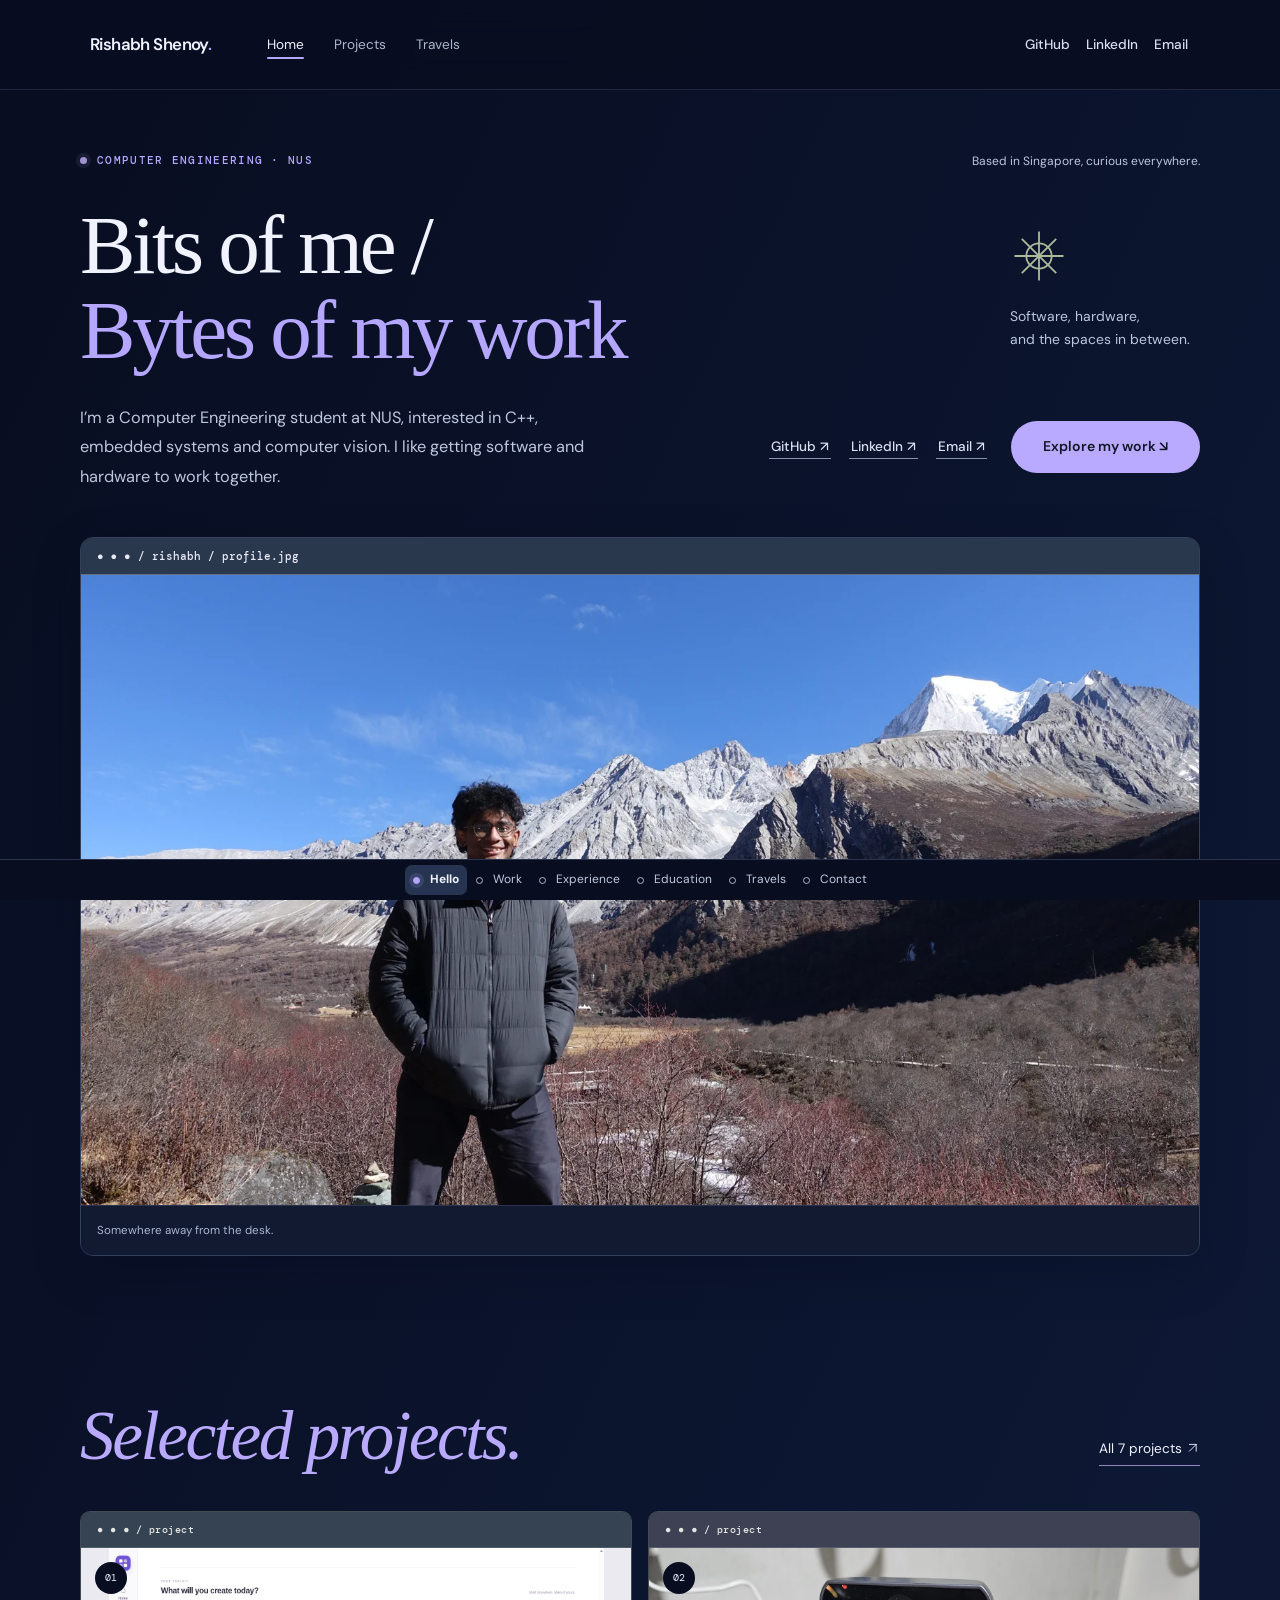
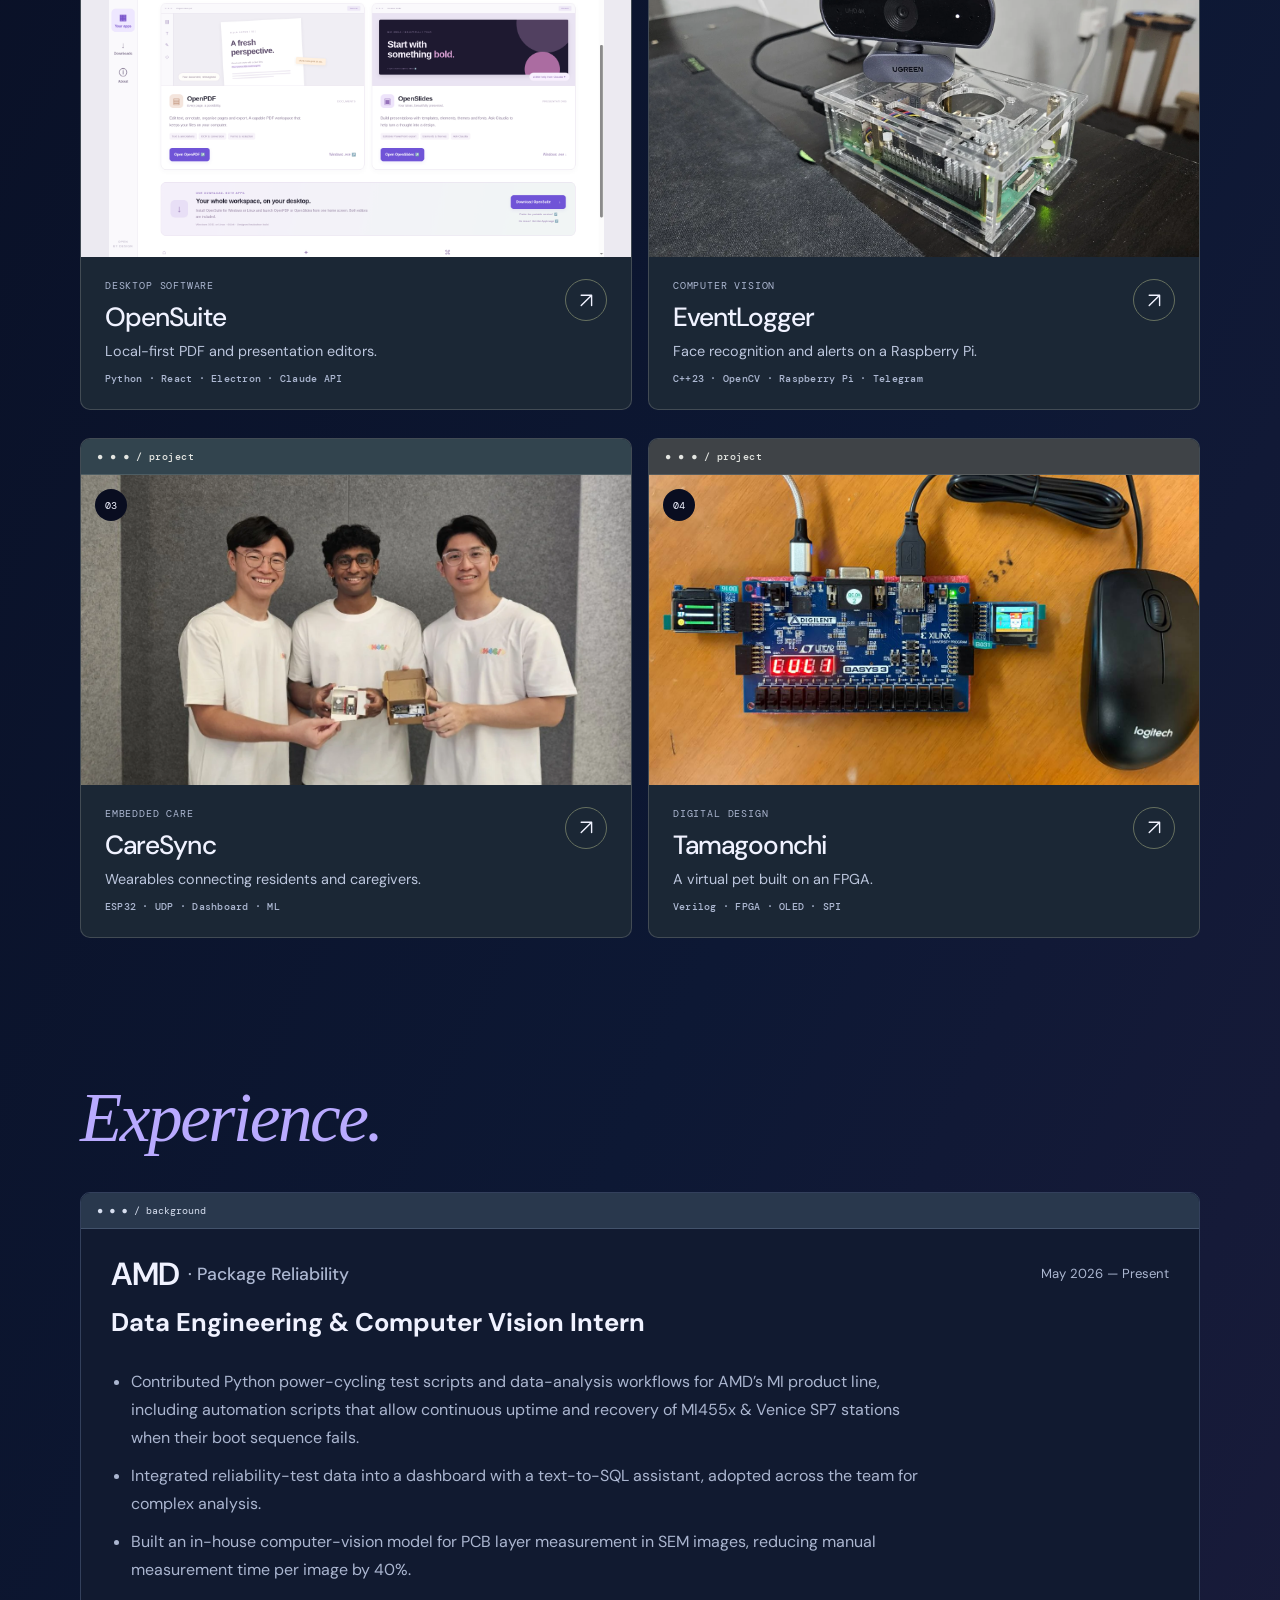
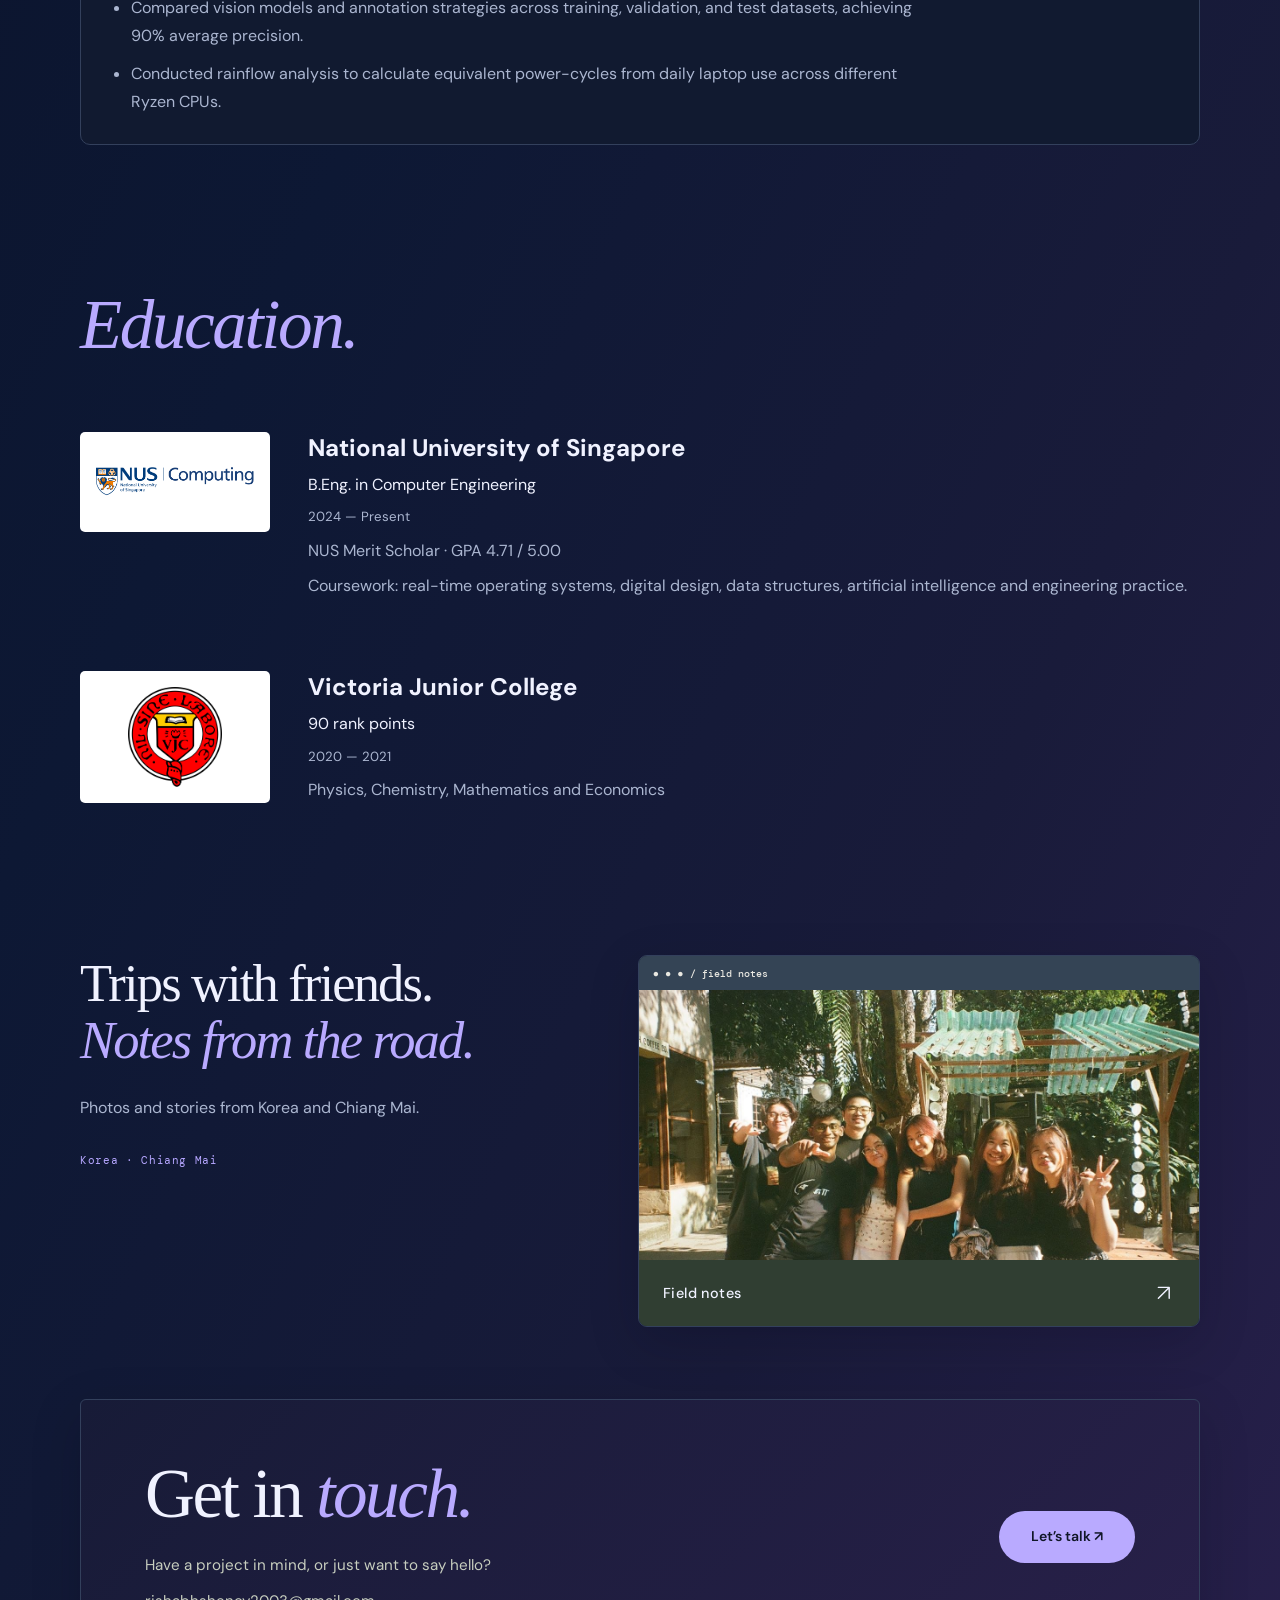
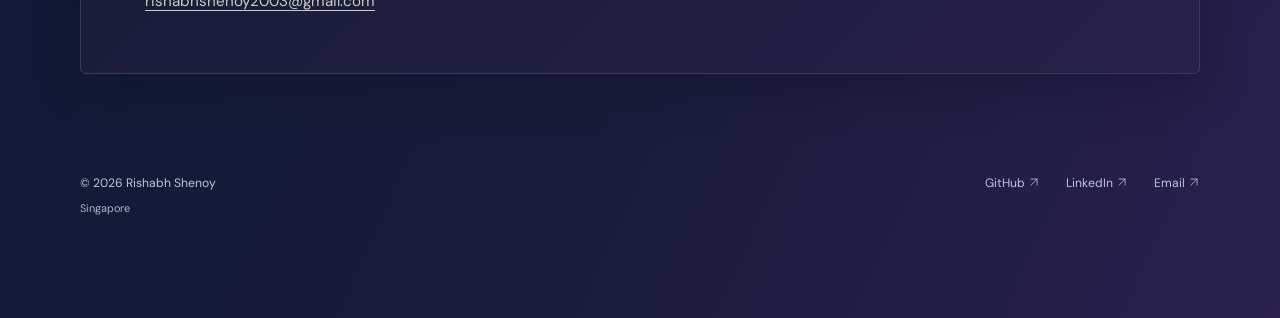
<file: index.html>
<!doctype html>
<html lang="en">
<head>
  <meta charset="utf-8"><script>if(location.pathname === "/index.html") location.replace("/" + location.search + location.hash);</script><meta name="viewport" content="width=device-width,initial-scale=1">
  <meta name="description" content="Rishabh Shenoy — Computer Engineering at NUS. Software, embedded systems, and stories from away.">
  <meta name="theme-color" content="#090d20">
  <title>Rishabh Shenoy — Computer Engineer</title>
  <link rel="stylesheet" href="portfolio.css"><link rel="stylesheet" href="calm.css?v=rail-line-4">
<link rel="canonical" href="https://rishabhshenoy.com/">
<meta property="og:type" content="website">
<meta property="og:site_name" content="Rishabh Shenoy">
<meta property="og:title" content="Rishabh Shenoy — Computer Engineer">
<meta property="og:description" content="Rishabh Shenoy — Computer Engineering at NUS. Software, embedded systems, and stories from away.">
<meta property="og:url" content="https://rishabhshenoy.com/">
<meta property="og:image" content="https://rishabhshenoy.com/imgs/social-card.jpg">
<meta property="og:image:width" content="1200">
<meta property="og:image:height" content="630">
<meta property="og:image:alt" content="Rishabh Shenoy">
<meta name="twitter:card" content="summary_large_image">
<meta name="twitter:title" content="Rishabh Shenoy — Computer Engineer">
<meta name="twitter:description" content="Rishabh Shenoy — Computer Engineering at NUS. Software, embedded systems, and stories from away.">
<meta name="twitter:image" content="https://rishabhshenoy.com/imgs/social-card.jpg">
<link rel="icon" type="image/png" sizes="32x32" href="https://rishabhshenoy.com/imgs/favicon-32.png">
<link rel="apple-touch-icon" sizes="180x180" href="https://rishabhshenoy.com/imgs/apple-touch-icon.png">
</head>
<body class="home-page">
<a class="skip" href="#main">Skip to content</a>
<div class="shell">
<header class="site-header">
  <a class="logo" href="/"><span class="header-avatar"><img src="imgs/rishabh-avatar-crop.jpg" alt="" width="384" height="384" decoding="async"></span><span class="logo-text">Rishabh Shenoy<span>.</span></span></a>
  <nav aria-label="Main"><a aria-current="page" href="/">Home</a><a href="projects.html">Projects</a><a href="travels.html">Travels</a></nav>
  <div class="header-socials" aria-label="Profiles and contact"><a href="https://github.com/RishabhShenoy03" target="_blank" rel="noopener noreferrer">GitHub</a><a href="https://www.linkedin.com/in/rishabhshenoy/" target="_blank" rel="noopener noreferrer">LinkedIn</a><a href="mailto:rishabhshenoy2003@gmail.com">Email</a></div>
</header>
<main id="main">
  <section id="introduction" class="home-hero" aria-labelledby="intro-title">
    <div class="hero-topline"><p class="kicker"><span class="status-dot" aria-hidden="true"></span> Computer engineering · NUS</p><span class="location-note">Based in Singapore, curious everywhere.</span></div>
    <div class="hero-heading"><h1 id="intro-title"><span>Bits of me /</span><span>Bytes of my work</span></h1><div class="hero-note"><span class="note-mark" aria-hidden="true"><svg viewBox="0 0 64 64" fill="none" stroke="currentColor" stroke-width="2" aria-hidden="true"><path d="M32 5v54M5 32h54M13 13l38 38M13 51l38-38"/><circle cx="32" cy="32" r="14"/></svg></span><p>Software, hardware,<br>and the spaces in between.</p></div></div>
    <div class="hero-details"><p class="intro-copy">I’m a Computer Engineering student at NUS, interested in C++, embedded systems and computer vision. I like getting software and hardware to work together.</p><div class="hero-actions"><div class="hero-socials" aria-label="Profiles and contact"><a href="https://github.com/RishabhShenoy03" target="_blank" rel="noopener noreferrer">GitHub ↗</a><a href="https://www.linkedin.com/in/rishabhshenoy/" target="_blank" rel="noopener noreferrer">LinkedIn ↗</a><a href="mailto:rishabhshenoy2003@gmail.com">Email ↗</a></div><a class="primary-link" href="#selected-work">Explore my work ↘</a></div></div>
    <figure class="hero-portrait"><img src="imgs/rishabh-landscape-display-web.webp" alt="Rishabh standing in front of snowy mountains" fetchpriority="high" width="1600" height="901" decoding="async"><figcaption><span style="padding-left:16px">Somewhere away from the desk.</span></figcaption></figure>
  </section>
  <section class="home-work" id="selected-work" aria-labelledby="work-title">
    <div class="section-title"><div><h2 id="work-title"><em>Selected projects.</em></h2></div><a class="text-link" href="projects.html">All 7 projects <svg class="link-icon" viewBox="0 0 24 24" fill="none" stroke="currentColor" stroke-width="1.6" stroke-linecap="round" stroke-linejoin="round" aria-hidden="true"><path d="M6 18 18 6M6 6h12v12"/></svg></a></div>
    <div class="home-projects">
      <a class="home-project" href="projects.html#opensuite"><div class="home-project-image project-opensuite"><img src="imgs/opensuite-v0.4.0.png" alt="OpenSuite workspace with PDF and presentation editors" loading="lazy" width="1440" height="900" decoding="async"><span class="project-index">01</span></div><div class="home-project-info"><div><span class="home-type">Desktop software</span><h3>OpenSuite</h3><p>Local-first PDF and presentation editors.</p><span class="home-stack">Python · React · Electron · Claude API</span></div><span class="arrow" aria-hidden="true"><svg class="link-icon" viewBox="0 0 24 24" fill="none" stroke="currentColor" stroke-width="1.6" stroke-linecap="round" stroke-linejoin="round" aria-hidden="true"><path d="M6 18 18 6M6 6h12v12"/></svg></span></div></a>
      <a class="home-project" href="projects.html#eventlogger"><div class="home-project-image project-event"><img src="imgs/eventlogger-thumbnail-web.webp" alt="EventLogger webcam and Raspberry Pi" loading="lazy" width="1600" height="1200" decoding="async"><span class="project-index">02</span></div><div class="home-project-info"><div><span class="home-type">Computer vision</span><h3>EventLogger</h3><p>Face recognition and alerts on a Raspberry Pi.</p><span class="home-stack">C++23 · OpenCV · Raspberry Pi · Telegram</span></div><span class="arrow" aria-hidden="true"><svg class="link-icon" viewBox="0 0 24 24" fill="none" stroke="currentColor" stroke-width="1.6" stroke-linecap="round" stroke-linejoin="round" aria-hidden="true"><path d="M6 18 18 6M6 6h12v12"/></svg></span></div></a>
      <a class="home-project" href="projects.html#caresync"><div class="home-project-image project-care"><img src="imgs/h4g-web.webp" alt="The CareSync team at Hack4Good" loading="lazy" width="1280" height="960" decoding="async"><span class="project-index">03</span></div><div class="home-project-info"><div><span class="home-type">Embedded care</span><h3>CareSync</h3><p>Wearables connecting residents and caregivers.</p><span class="home-stack">ESP32 · UDP · Dashboard · ML</span></div><span class="arrow" aria-hidden="true"><svg class="link-icon" viewBox="0 0 24 24" fill="none" stroke="currentColor" stroke-width="1.6" stroke-linecap="round" stroke-linejoin="round" aria-hidden="true"><path d="M6 18 18 6M6 6h12v12"/></svg></span></div></a>
      <a class="home-project" href="projects.html#tamagoonchi"><div class="home-project-image project-tama"><img src="imgs/tamagoonchi-thumbnail.jpg" alt="Tamagoonchi virtual pet on a Basys 3 FPGA" loading="lazy" width="1280" height="959" decoding="async"><span class="project-index">04</span></div><div class="home-project-info"><div><span class="home-type">Digital design</span><h3>Tamagoonchi</h3><p>A virtual pet built on an FPGA.</p><span class="home-stack">Verilog · FPGA · OLED · SPI</span></div><span class="arrow" aria-hidden="true"><svg class="link-icon" viewBox="0 0 24 24" fill="none" stroke="currentColor" stroke-width="1.6" stroke-linecap="round" stroke-linejoin="round" aria-hidden="true"><path d="M6 18 18 6M6 6h12v12"/></svg></span></div></a>
    </div>
  </section>
<section class="career-section" id="experience" aria-labelledby="experience-title"><div class="section-title"><div><h2 id="experience-title"><em>Experience.</em></h2></div></div><article class="career-card"><div class="career-heading"><div><p class="career-company">AMD <span>· Package Reliability</span></p><h3>Data Engineering &amp; Computer Vision Intern</h3></div><p class="career-date">May 2026 — Present</p></div><ul><li>Contributed Python power-cycling test scripts and data-analysis workflows for AMD’s MI product line, including automation scripts that allow continuous uptime and recovery of MI455x & Venice SP7 stations when their boot sequence fails.</li><li>Integrated reliability-test data into a dashboard with a text-to-SQL assistant, adopted across the team for complex analysis.</li><li>Built an in-house computer-vision model for PCB layer measurement in SEM images, reducing manual measurement time per image by 40%.</li><li>Compared vision models and annotation strategies across training, validation, and test datasets, achieving 90% average precision.</li><li>Conducted rainflow analysis to calculate equivalent power-cycles from daily laptop use across different Ryzen CPUs.</li></ul></article></section>
<section class="career-section" id="education" aria-labelledby="education-title"><div class="section-title"><div><h2 id="education-title"><em>Education.</em></h2></div></div><div class="education-grid"><article class="education-entry"><div class="education-logo"><img src="imgs/nus-logo.png" alt="NUS Computing logo" width="621" height="122" loading="lazy"></div><div><h3>National University of Singapore</h3><p class="education-degree">B.Eng. in Computer Engineering</p><p class="career-date">2024 — Present</p><p>NUS Merit Scholar · GPA 4.71 / 5.00</p><p>Coursework: real-time operating systems, digital design, data structures, artificial intelligence and engineering practice.</p></div></article><article class="education-entry"><div class="education-logo"><img src="imgs/vjc-logo.png" alt="Victoria Junior College crest" width="470" height="500" loading="lazy"></div><div><h3>Victoria Junior College</h3><p class="education-degree">90 rank points</p><p class="career-date">2020 — 2021</p><p>Physics, Chemistry, Mathematics and Economics</p></div></article></div></section>
  <section id="field-notes" class="home-bottom" aria-labelledby="travel-title"><div><h2 id="travel-title"><span>Trips with friends.</span><em>Notes from the road.</em></h2><p>Photos and stories from Korea and Chiang Mai.</p><span class="travel-locations">Korea · Chiang Mai</span></div><a class="travel-preview" href="travels.html"><img src="imgs/chiangmai/d2_1.jpg" alt="Friends outside a café in Chiang Mai" loading="lazy" width="1280" height="848" decoding="async"><span>Field notes <span aria-hidden="true"><svg class="link-icon" viewBox="0 0 24 24" fill="none" stroke="currentColor" stroke-width="1.6" stroke-linecap="round" stroke-linejoin="round" aria-hidden="true"><path d="M6 18 18 6M6 6h12v12"/></svg></span></span></a></section>
  <section id="contact" class="contact-section" aria-labelledby="contact-title"><div><h2 id="contact-title">Get in <em>touch.</em></h2><p>Have a project in mind, or just want to say hello?</p><p class="contact-email"><a href="mailto:rishabhshenoy2003@gmail.com">rishabhshenoy2003@gmail.com</a></p></div><a class="primary-link" href="mailto:rishabhshenoy2003@gmail.com">Let’s talk ↗</a></section>
</main>
<footer><span>© <span data-year></span> Rishabh Shenoy<span class="footer-note">Singapore</span></span><div><a href="https://github.com/RishabhShenoy03" target="_blank" rel="noopener noreferrer">GitHub <svg class="link-icon" viewBox="0 0 24 24" fill="none" stroke="currentColor" stroke-width="1.6" stroke-linecap="round" stroke-linejoin="round" aria-hidden="true"><path d="M6 18 18 6M6 6h12v12"/></svg></a><a href="https://www.linkedin.com/in/rishabhshenoy/" target="_blank" rel="noopener noreferrer">LinkedIn <svg class="link-icon" viewBox="0 0 24 24" fill="none" stroke="currentColor" stroke-width="1.6" stroke-linecap="round" stroke-linejoin="round" aria-hidden="true"><path d="M6 18 18 6M6 6h12v12"/></svg></a><a href="mailto:rishabhshenoy2003@gmail.com">Email <svg class="link-icon" viewBox="0 0 24 24" fill="none" stroke="currentColor" stroke-width="1.6" stroke-linecap="round" stroke-linejoin="round" aria-hidden="true"><path d="M6 18 18 6M6 6h12v12"/></svg></a></div></footer>
</div><script src="app.js?v=full-header-1"></script>
</body></html>
</file>
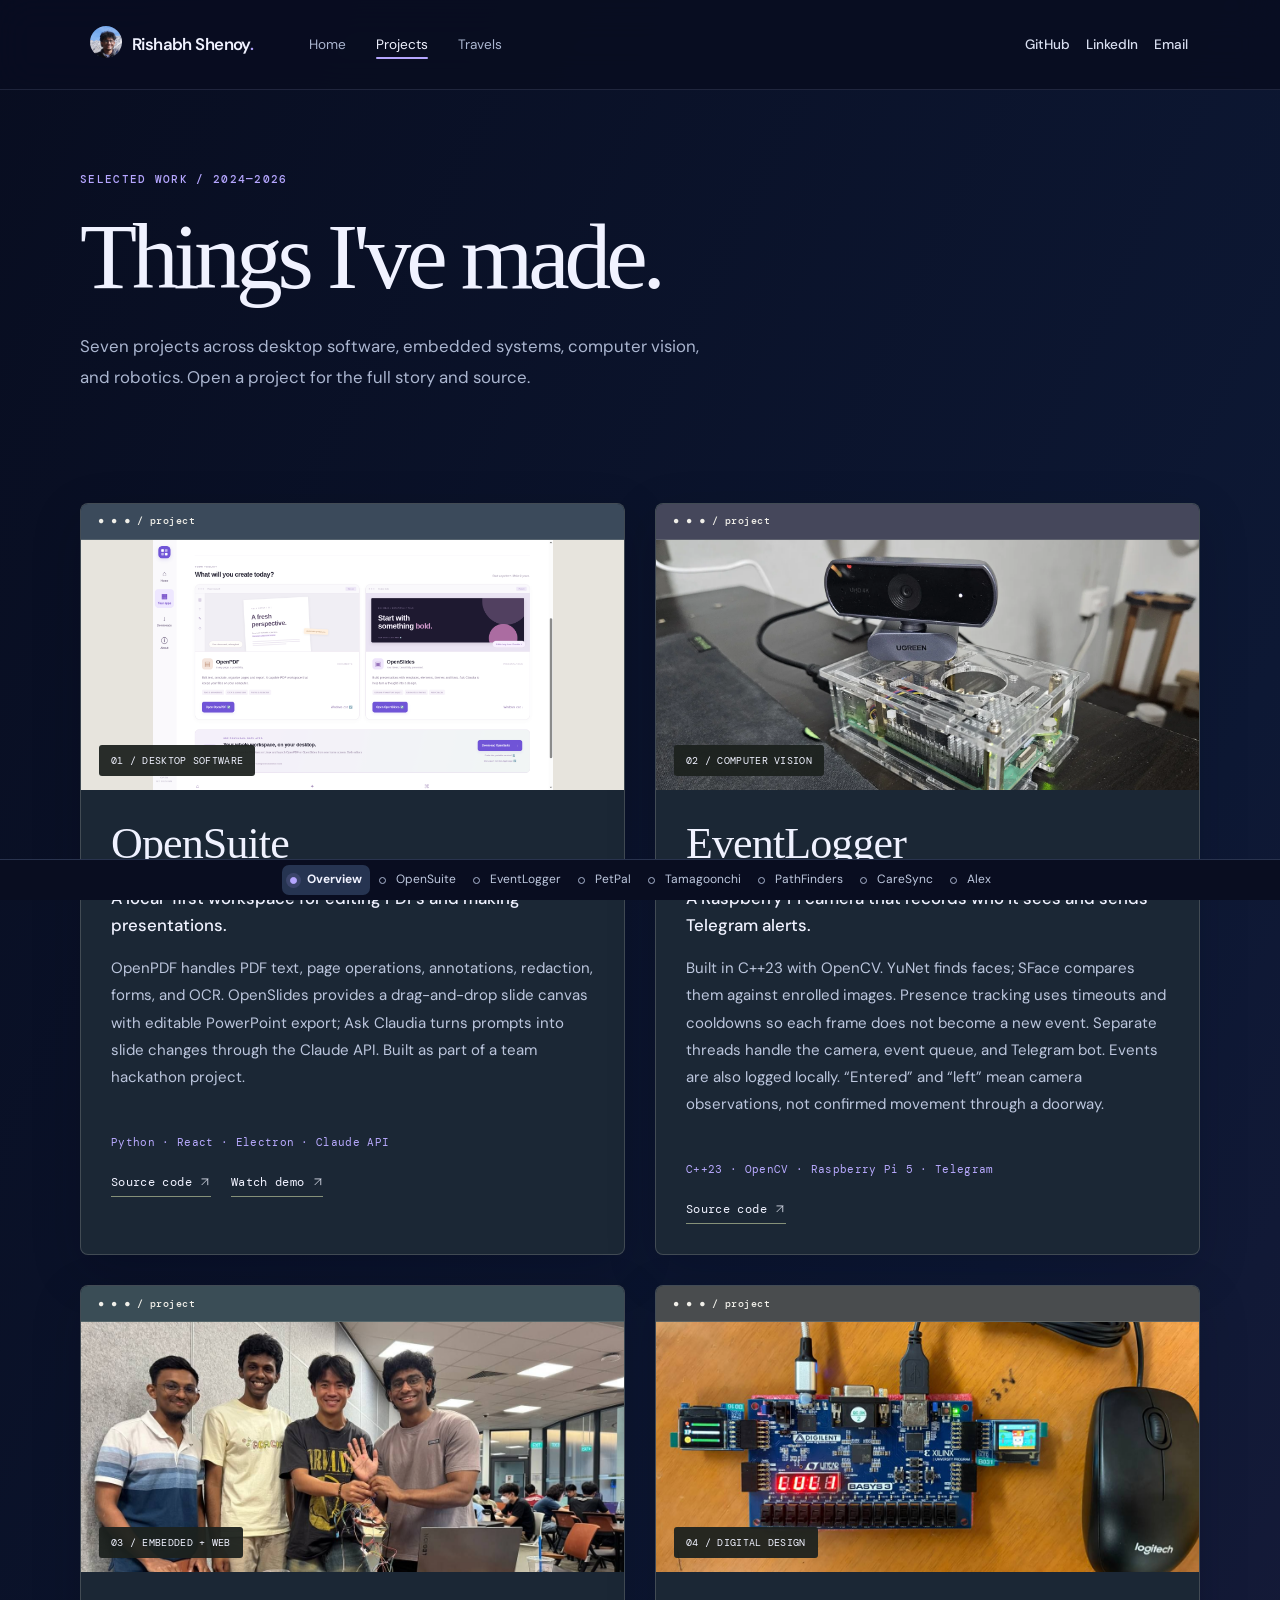
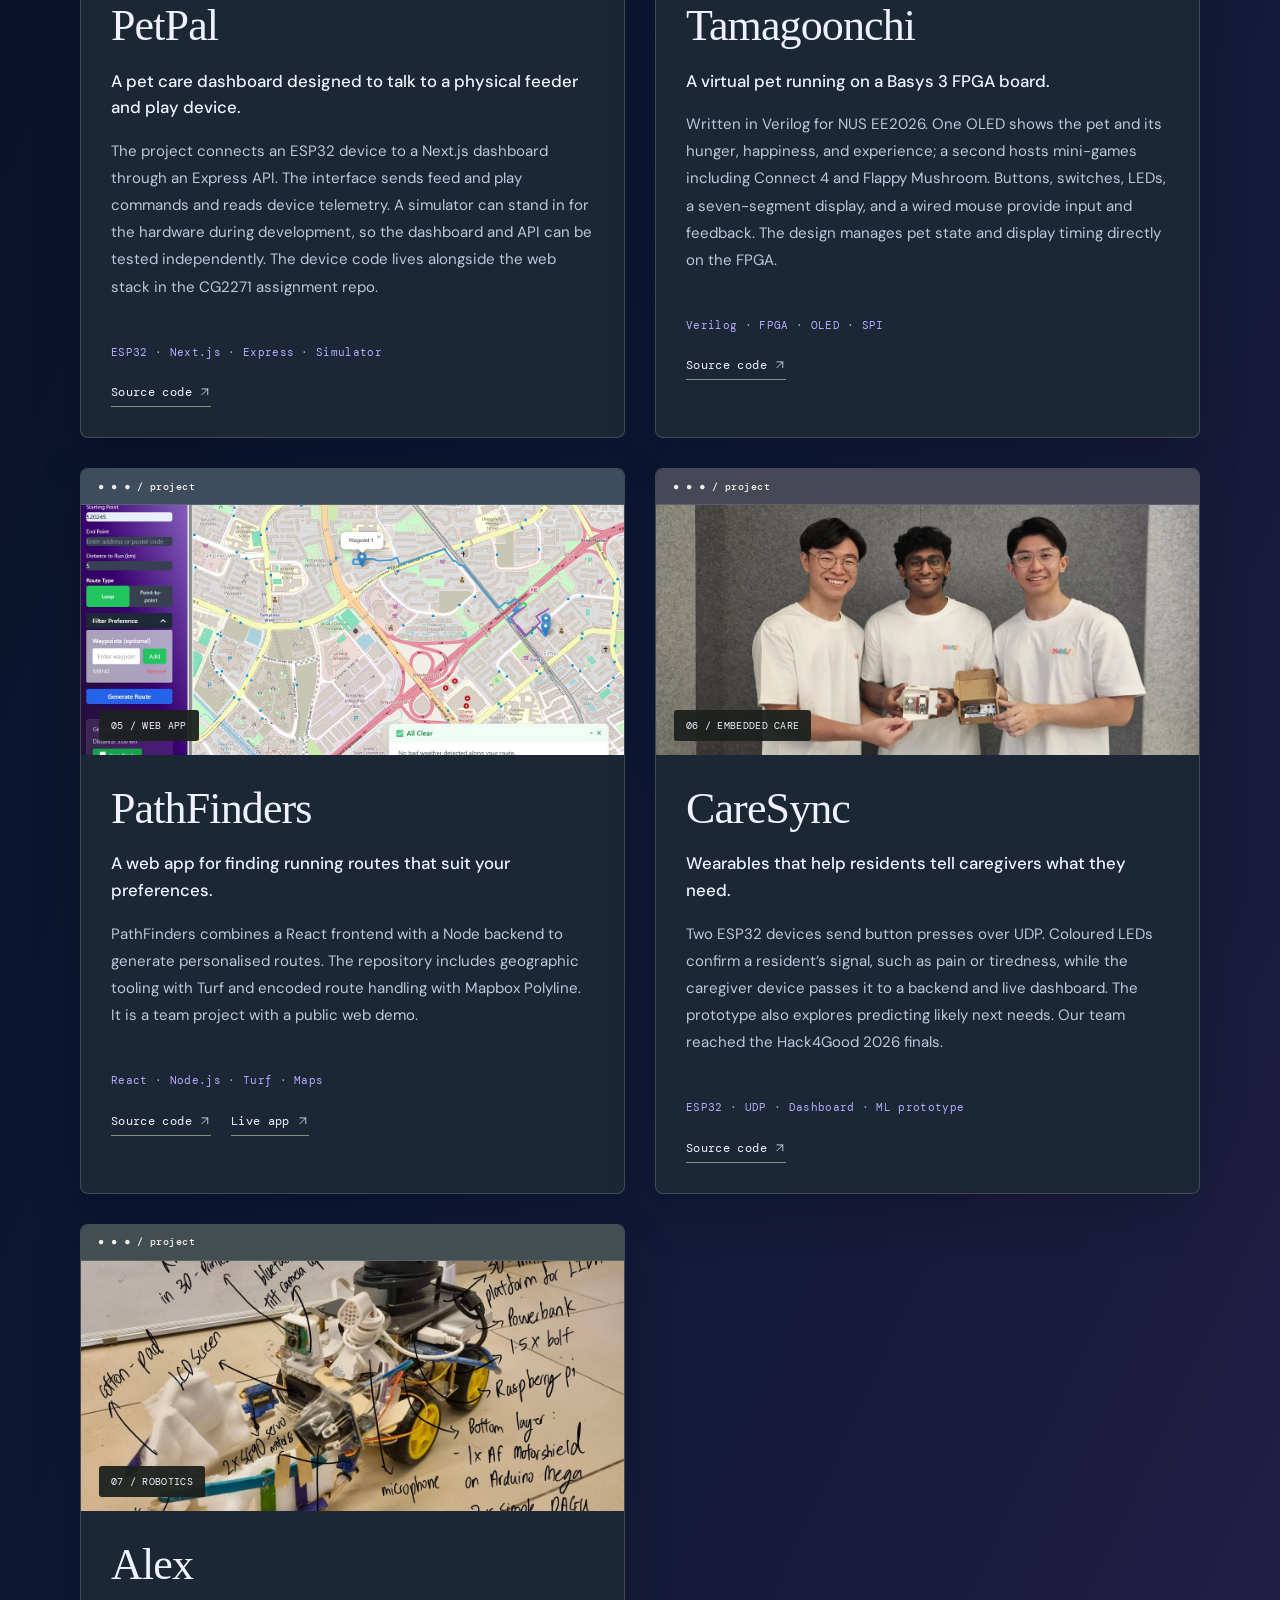
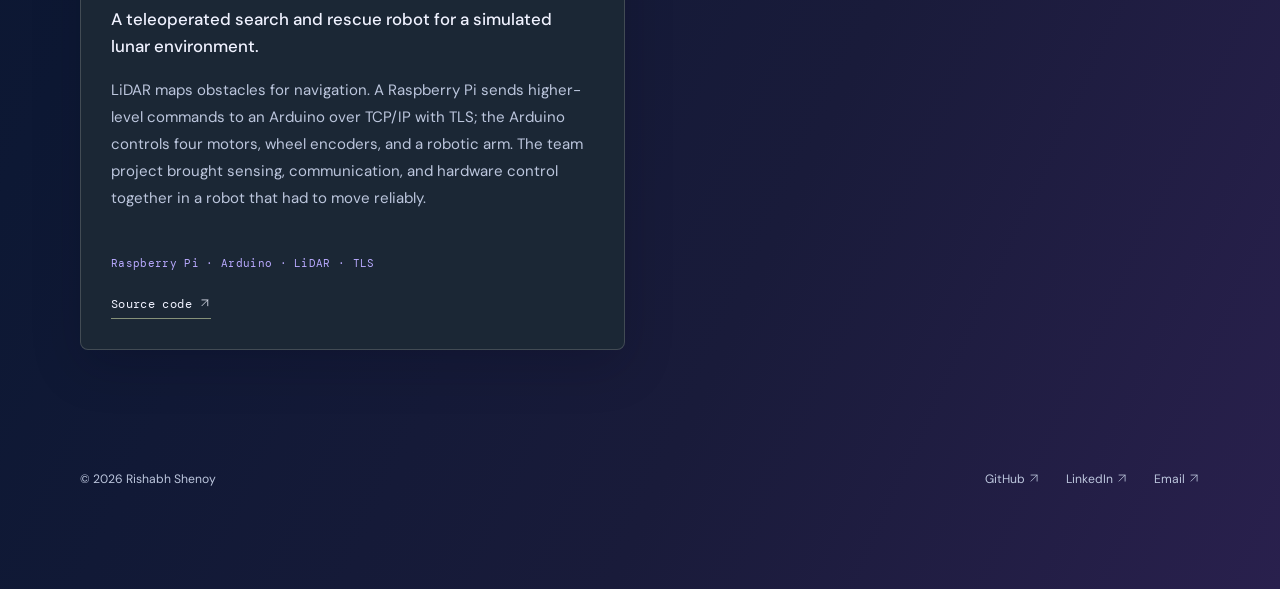
<file: projects.html>
<!doctype html>
<html lang="en"><head><meta charset="utf-8"><meta name="viewport" content="width=device-width,initial-scale=1"><meta name="description" content="Seven projects by Rishabh Shenoy, spanning desktop software, embedded systems, robotics, and web apps."><meta name="theme-color" content="#090d20"><title>Projects — Rishabh Shenoy</title><link rel="stylesheet" href="portfolio.css"><link rel="stylesheet" href="calm.css?v=rail-line-4"><link rel="canonical" href="https://rishabhshenoy.com/projects.html">
<meta property="og:type" content="website">
<meta property="og:site_name" content="Rishabh Shenoy">
<meta property="og:title" content="Projects — Rishabh Shenoy">
<meta property="og:description" content="Seven projects by Rishabh Shenoy, spanning desktop software, embedded systems, robotics, and web apps.">
<meta property="og:url" content="https://rishabhshenoy.com/projects.html">
<meta property="og:image" content="https://rishabhshenoy.com/imgs/social-card.jpg">
<meta property="og:image:width" content="1200">
<meta property="og:image:height" content="630">
<meta property="og:image:alt" content="Rishabh Shenoy">
<meta name="twitter:card" content="summary_large_image">
<meta name="twitter:title" content="Projects — Rishabh Shenoy">
<meta name="twitter:description" content="Seven projects by Rishabh Shenoy, spanning desktop software, embedded systems, robotics, and web apps.">
<meta name="twitter:image" content="https://rishabhshenoy.com/imgs/social-card.jpg">
<link rel="icon" type="image/png" sizes="32x32" href="https://rishabhshenoy.com/imgs/favicon-32.png">
<link rel="apple-touch-icon" sizes="180x180" href="https://rishabhshenoy.com/imgs/apple-touch-icon.png">
</head>
<body><a class="skip" href="#main">Skip to content</a><div class="shell"><header class="site-header"><a class="logo" href="/"><span class="header-avatar visible"><img src="imgs/rishabh-avatar-crop.jpg" alt="" width="384" height="384" decoding="async"></span><span class="logo-text">Rishabh Shenoy<span>.</span></span></a><nav aria-label="Main"><a href="/">Home</a><a aria-current="page" href="projects.html">Projects</a><a href="travels.html">Travels</a></nav><div class="header-socials" aria-label="Profiles and contact"><a href="https://github.com/RishabhShenoy03" target="_blank" rel="noopener noreferrer">GitHub</a><a href="https://www.linkedin.com/in/rishabhshenoy/" target="_blank" rel="noopener noreferrer">LinkedIn</a><a href="mailto:rishabhshenoy2003@gmail.com">Email</a></div></header><main id="main"><section class="projects-intro"><p class="kicker">Selected work / 2024—2026</p><h1>Things I've made.</h1><p>Seven projects across desktop software, embedded systems, computer vision, and robotics. Open a project for the full story and source.</p></section>
<section class="project-gallery" aria-label="Projects">
<article class="work-card" id="opensuite"><div class="work-image image-opensuite"><img src="imgs/opensuite-v0.4.0.png" alt="OpenSuite workspace showing OpenPDF and OpenSlides" loading="lazy" width="1440" height="900" decoding="async"><span>01 / DESKTOP SOFTWARE</span></div><div class="work-content"><h2>OpenSuite</h2><p class="work-summary">A local-first workspace for editing PDFs and making presentations.</p><p>OpenPDF handles PDF text, page operations, annotations, redaction, forms, and OCR. OpenSlides provides a drag-and-drop slide canvas with editable PowerPoint export; Ask Claudia turns prompts into slide changes through the Claude API. Built as part of a team hackathon project.</p><div class="work-meta">Python · React · Electron · Claude API</div><div class="work-links"><a href="https://github.com/RishabhShenoy03/claude-hackathon" target="_blank" rel="noopener noreferrer">Source code <svg class="link-icon" viewBox="0 0 24 24" fill="none" stroke="currentColor" stroke-width="1.6" stroke-linecap="round" stroke-linejoin="round" aria-hidden="true"><path d="M6 18 18 6M6 6h12v12"/></svg></a><a href="https://drive.google.com/file/d/1WD3OdeDiE1uflUg-6Z3fHd2iXdkqJevX/view?usp=sharing" target="_blank" rel="noopener noreferrer">Watch demo <svg class="link-icon" viewBox="0 0 24 24" fill="none" stroke="currentColor" stroke-width="1.6" stroke-linecap="round" stroke-linejoin="round" aria-hidden="true"><path d="M6 18 18 6M6 6h12v12"/></svg></a></div></div></article>
<article class="work-card" id="eventlogger"><div class="work-image image-event"><img src="imgs/eventlogger-thumbnail-web.webp" alt="EventLogger webcam mounted on a Raspberry Pi in a clear case" loading="lazy" width="1600" height="1200" decoding="async"><span>02 / COMPUTER VISION</span></div><div class="work-content"><h2>EventLogger</h2><p class="work-summary">A Raspberry Pi camera that records who it sees and sends Telegram alerts.</p><p>Built in C++23 with OpenCV. YuNet finds faces; SFace compares them against enrolled images. Presence tracking uses timeouts and cooldowns so each frame does not become a new event. Separate threads handle the camera, event queue, and Telegram bot. Events are also logged locally. “Entered” and “left” mean camera observations, not confirmed movement through a doorway.</p><div class="work-meta">C++23 · OpenCV · Raspberry Pi 5 · Telegram</div><div class="work-links"><a href="https://github.com/RishabhShenoy03/EventLogger" target="_blank" rel="noopener noreferrer">Source code <svg class="link-icon" viewBox="0 0 24 24" fill="none" stroke="currentColor" stroke-width="1.6" stroke-linecap="round" stroke-linejoin="round" aria-hidden="true"><path d="M6 18 18 6M6 6h12v12"/></svg></a></div></div></article>
<article class="work-card" id="petpal"><div class="work-image image-petpal"><img src="imgs/petpal-thumbnail.jpg" alt="PetPal team demonstrating their embedded prototype" loading="lazy" width="1280" height="960" decoding="async"><span>03 / EMBEDDED + WEB</span></div><div class="work-content"><h2>PetPal</h2><p class="work-summary">A pet care dashboard designed to talk to a physical feeder and play device.</p><p>The project connects an ESP32 device to a Next.js dashboard through an Express API. The interface sends feed and play commands and reads device telemetry. A simulator can stand in for the hardware during development, so the dashboard and API can be tested independently. The device code lives alongside the web stack in the CG2271 assignment repo.</p><div class="work-meta">ESP32 · Next.js · Express · Simulator</div><div class="work-links"><a href="https://github.com/RishabhShenoy03/cg2271_as4/tree/main/petpal_dashboard" target="_blank" rel="noopener noreferrer">Source code <svg class="link-icon" viewBox="0 0 24 24" fill="none" stroke="currentColor" stroke-width="1.6" stroke-linecap="round" stroke-linejoin="round" aria-hidden="true"><path d="M6 18 18 6M6 6h12v12"/></svg></a></div></div></article>
<article class="work-card" id="tamagoonchi"><div class="work-image image-tama"><img src="imgs/tamagoonchi-thumbnail.jpg" alt="Tamagoonchi running on a Basys 3 FPGA with two OLED displays and a mouse" loading="lazy" width="1280" height="959" decoding="async"><span>04 / DIGITAL DESIGN</span></div><div class="work-content"><h2>Tamagoonchi</h2><p class="work-summary">A virtual pet running on a Basys 3 FPGA board.</p><p>Written in Verilog for NUS EE2026. One OLED shows the pet and its hunger, happiness, and experience; a second hosts mini-games including Connect 4 and Flappy Mushroom. Buttons, switches, LEDs, a seven-segment display, and a wired mouse provide input and feedback. The design manages pet state and display timing directly on the FPGA.</p><div class="work-meta">Verilog · FPGA · OLED · SPI</div><div class="work-links"><a href="https://github.com/RishabhShenoy03/Tamagoonchi" target="_blank" rel="noopener noreferrer">Source code <svg class="link-icon" viewBox="0 0 24 24" fill="none" stroke="currentColor" stroke-width="1.6" stroke-linecap="round" stroke-linejoin="round" aria-hidden="true"><path d="M6 18 18 6M6 6h12v12"/></svg></a></div></div></article>
<article class="work-card" id="pathfinders"><div class="work-image image-path"><img src="imgs/pathfinders-thumbnail.jpg" alt="PathFinders route generator showing a generated running route" loading="lazy" width="1422" height="809" decoding="async"><span>05 / WEB APP</span></div><div class="work-content"><h2>PathFinders</h2><p class="work-summary">A web app for finding running routes that suit your preferences.</p><p>PathFinders combines a React frontend with a Node backend to generate personalised routes. The repository includes geographic tooling with Turf and encoded route handling with Mapbox Polyline. It is a team project with a public web demo.</p><div class="work-meta">React · Node.js · Turf · Maps</div><div class="work-links"><a href="https://github.com/RishabhShenoy03/PathFinders" target="_blank" rel="noopener noreferrer">Source code <svg class="link-icon" viewBox="0 0 24 24" fill="none" stroke="currentColor" stroke-width="1.6" stroke-linecap="round" stroke-linejoin="round" aria-hidden="true"><path d="M6 18 18 6M6 6h12v12"/></svg></a><a href="https://pathfinders-frontend.onrender.com/" target="_blank" rel="noopener noreferrer">Live app <svg class="link-icon" viewBox="0 0 24 24" fill="none" stroke="currentColor" stroke-width="1.6" stroke-linecap="round" stroke-linejoin="round" aria-hidden="true"><path d="M6 18 18 6M6 6h12v12"/></svg></a></div></div></article>
<article class="work-card" id="caresync"><div class="work-image image-caresync"><img src="imgs/h4g-web.webp" alt="CareSync team at Hack4Good" loading="lazy" width="1280" height="960" decoding="async"><span>06 / EMBEDDED CARE</span></div><div class="work-content"><h2>CareSync</h2><p class="work-summary">Wearables that help residents tell caregivers what they need.</p><p>Two ESP32 devices send button presses over UDP. Coloured LEDs confirm a resident’s signal, such as pain or tiredness, while the caregiver device passes it to a backend and live dashboard. The prototype also explores predicting likely next needs. Our team reached the Hack4Good 2026 finals.</p><div class="work-meta">ESP32 · UDP · Dashboard · ML prototype</div><div class="work-links"><a href="https://github.com/RishabhShenoy03/CareSync" target="_blank" rel="noopener noreferrer">Source code <svg class="link-icon" viewBox="0 0 24 24" fill="none" stroke="currentColor" stroke-width="1.6" stroke-linecap="round" stroke-linejoin="round" aria-hidden="true"><path d="M6 18 18 6M6 6h12v12"/></svg></a></div></div></article>
<article class="work-card" id="alex"><div class="work-image image-alex"><img src="imgs/alex-thumbnail.jpg" alt="Alex search and rescue robot with labeled hardware components" loading="lazy" width="1280" height="959" decoding="async"><span>07 / ROBOTICS</span></div><div class="work-content"><h2>Alex</h2><p class="work-summary">A teleoperated search and rescue robot for a simulated lunar environment.</p><p>LiDAR maps obstacles for navigation. A Raspberry Pi sends higher-level commands to an Arduino over TCP/IP with TLS; the Arduino controls four motors, wheel encoders, and a robotic arm. The team project brought sensing, communication, and hardware control together in a robot that had to move reliably.</p><div class="work-meta">Raspberry Pi · Arduino · LiDAR · TLS</div><div class="work-links"><a href="https://github.com/RishabhShenoy03/CG2111A-Alex" target="_blank" rel="noopener noreferrer">Source code <svg class="link-icon" viewBox="0 0 24 24" fill="none" stroke="currentColor" stroke-width="1.6" stroke-linecap="round" stroke-linejoin="round" aria-hidden="true"><path d="M6 18 18 6M6 6h12v12"/></svg></a></div></div></article>
</section></main><footer><span>© <span data-year></span> Rishabh Shenoy</span><div><a href="https://github.com/RishabhShenoy03" target="_blank" rel="noopener noreferrer">GitHub <svg class="link-icon" viewBox="0 0 24 24" fill="none" stroke="currentColor" stroke-width="1.6" stroke-linecap="round" stroke-linejoin="round" aria-hidden="true"><path d="M6 18 18 6M6 6h12v12"/></svg></a><a href="https://www.linkedin.com/in/rishabhshenoy/" target="_blank" rel="noopener noreferrer">LinkedIn <svg class="link-icon" viewBox="0 0 24 24" fill="none" stroke="currentColor" stroke-width="1.6" stroke-linecap="round" stroke-linejoin="round" aria-hidden="true"><path d="M6 18 18 6M6 6h12v12"/></svg></a><a href="mailto:rishabhshenoy2003@gmail.com">Email <svg class="link-icon" viewBox="0 0 24 24" fill="none" stroke="currentColor" stroke-width="1.6" stroke-linecap="round" stroke-linejoin="round" aria-hidden="true"><path d="M6 18 18 6M6 6h12v12"/></svg></a></div></footer></div><script src="app.js?v=full-header-1"></script></body></html>
</file>
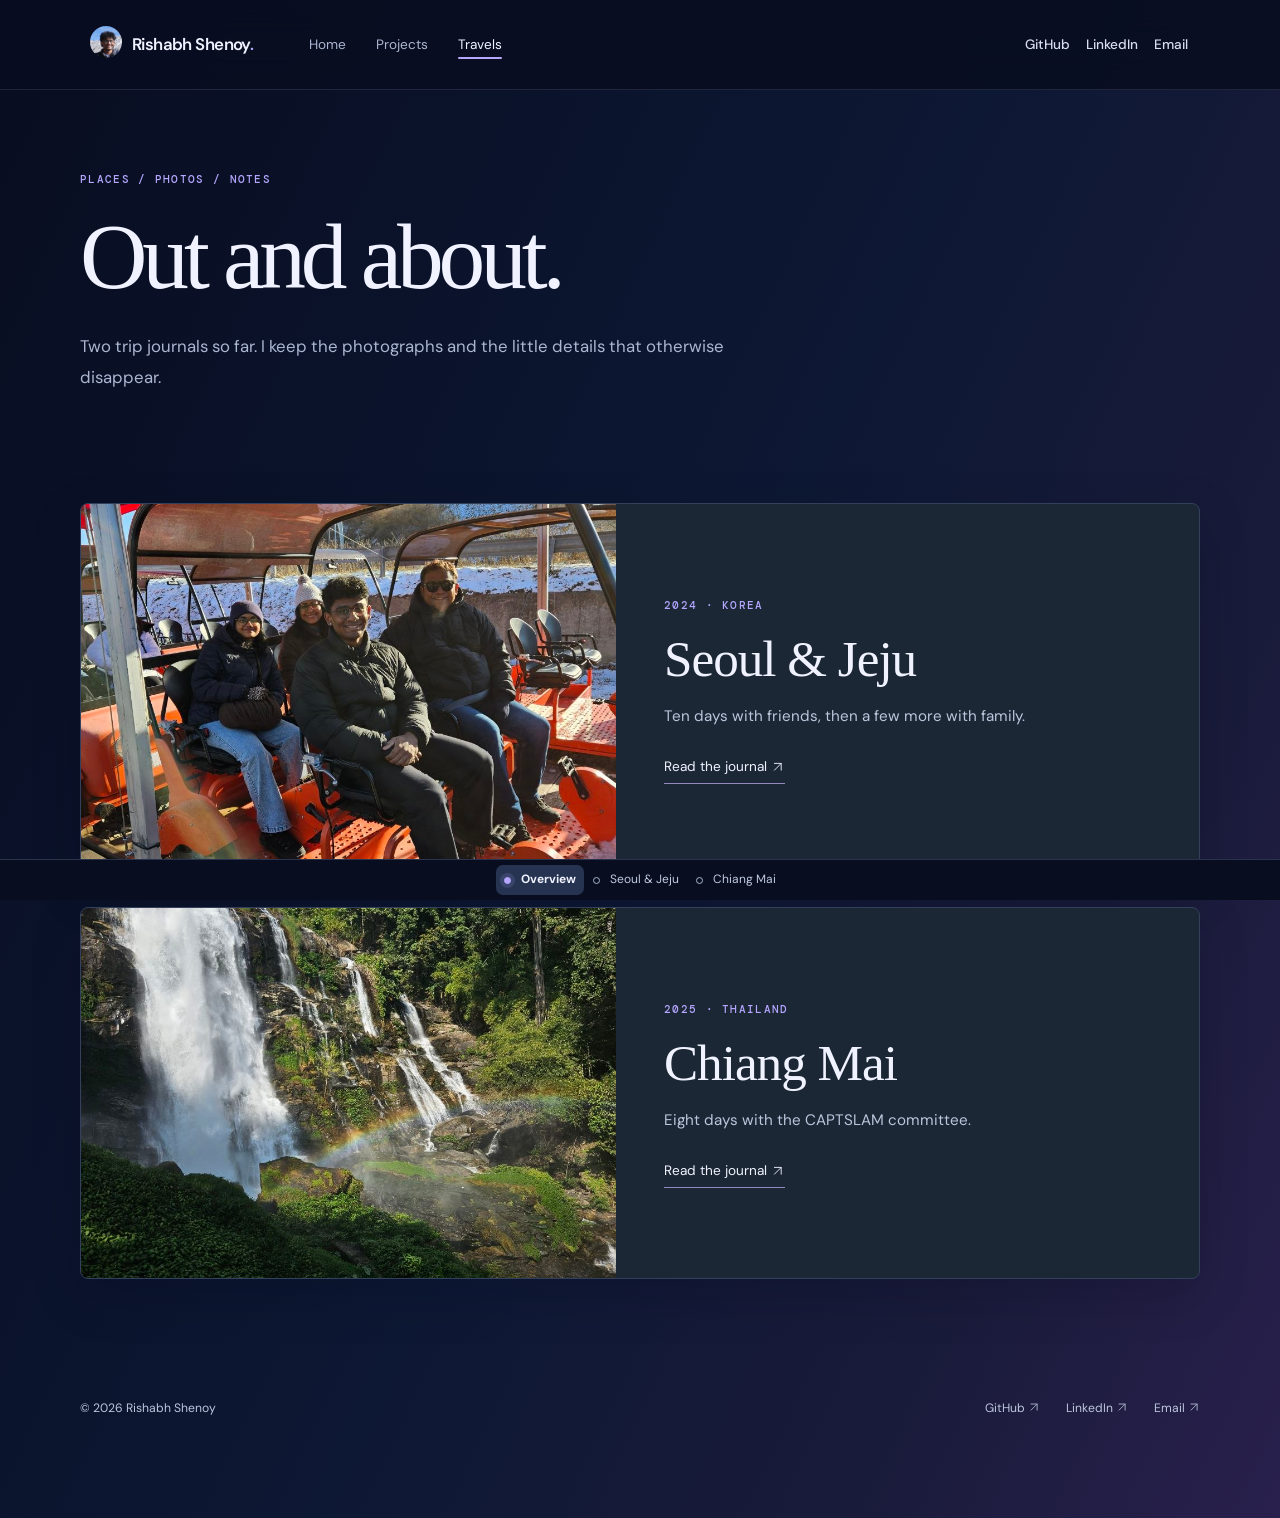
<file: travels.html>
<!doctype html>
<html lang="en"><head><meta charset="utf-8"><meta name="viewport" content="width=device-width,initial-scale=1"><meta name="description" content="Travel journals and photos from Rishabh Shenoy."><meta name="theme-color" content="#090d20"><title>Travels — Rishabh Shenoy</title><link rel="stylesheet" href="portfolio.css"><link rel="stylesheet" href="calm.css?v=rail-line-4"><link rel="canonical" href="https://rishabhshenoy.com/travels.html">
<meta property="og:type" content="website">
<meta property="og:site_name" content="Rishabh Shenoy">
<meta property="og:title" content="Travels — Rishabh Shenoy">
<meta property="og:description" content="Travel journals and photos from Rishabh Shenoy.">
<meta property="og:url" content="https://rishabhshenoy.com/travels.html">
<meta property="og:image" content="https://rishabhshenoy.com/imgs/social-card.jpg">
<meta property="og:image:width" content="1200">
<meta property="og:image:height" content="630">
<meta property="og:image:alt" content="Rishabh Shenoy">
<meta name="twitter:card" content="summary_large_image">
<meta name="twitter:title" content="Travels — Rishabh Shenoy">
<meta name="twitter:description" content="Travel journals and photos from Rishabh Shenoy.">
<meta name="twitter:image" content="https://rishabhshenoy.com/imgs/social-card.jpg">
<link rel="icon" type="image/png" sizes="32x32" href="https://rishabhshenoy.com/imgs/favicon-32.png">
<link rel="apple-touch-icon" sizes="180x180" href="https://rishabhshenoy.com/imgs/apple-touch-icon.png">
</head><body><a class="skip" href="#main">Skip to content</a><div class="shell"><header class="site-header"><a class="logo" href="/"><span class="header-avatar visible"><img src="imgs/rishabh-avatar-crop.jpg" alt="" width="384" height="384" decoding="async"></span><span class="logo-text">Rishabh Shenoy<span>.</span></span></a><nav aria-label="Main"><a href="/">Home</a><a href="projects.html">Projects</a><a aria-current="page" href="travels.html">Travels</a></nav><div class="header-socials" aria-label="Profiles and contact"><a href="https://github.com/RishabhShenoy03" target="_blank" rel="noopener noreferrer">GitHub</a><a href="https://www.linkedin.com/in/rishabhshenoy/" target="_blank" rel="noopener noreferrer">LinkedIn</a><a href="mailto:rishabhshenoy2003@gmail.com">Email</a></div></header><main id="main"><section class="projects-intro"><p class="kicker">Places / photos / notes</p><h1>Out and about.</h1><p>Two trip journals so far. I keep the photographs and the little details that otherwise disappear.</p></section><section class="travel-index" aria-label="Travel journals"><a href="trips/Korea_2024.html" class="travel-entry"><img src="imgs/korea/photo_15_2026-09-14_01-38-25.jpg" alt="Scene from the Korea trip" loading="lazy" width="960" height="1280" decoding="async"><div><span class="kicker">2024 · Korea</span><h2>Seoul &amp; Jeju</h2><p>Ten days with friends, then a few more with family.</p><span class="text-link">Read the journal <svg class="link-icon" viewBox="0 0 24 24" fill="none" stroke="currentColor" stroke-width="1.6" stroke-linecap="round" stroke-linejoin="round" aria-hidden="true"><path d="M6 18 18 6M6 6h12v12"/></svg></span></div></a><a href="trips/ChiangMai_2025.html" class="travel-entry"><img src="imgs/chiangmai/d7_2.jpg" alt="Scene from the Chiang Mai trip" loading="lazy" width="960" height="1280" decoding="async"><div><span class="kicker">2025 · Thailand</span><h2>Chiang Mai</h2><p>Eight days with the CAPTSLAM committee.</p><span class="text-link">Read the journal <svg class="link-icon" viewBox="0 0 24 24" fill="none" stroke="currentColor" stroke-width="1.6" stroke-linecap="round" stroke-linejoin="round" aria-hidden="true"><path d="M6 18 18 6M6 6h12v12"/></svg></span></div></a></section></main><footer><span>© <span data-year></span> Rishabh Shenoy</span><div><a href="https://github.com/RishabhShenoy03" target="_blank" rel="noopener noreferrer">GitHub <svg class="link-icon" viewBox="0 0 24 24" fill="none" stroke="currentColor" stroke-width="1.6" stroke-linecap="round" stroke-linejoin="round" aria-hidden="true"><path d="M6 18 18 6M6 6h12v12"/></svg></a><a href="https://www.linkedin.com/in/rishabhshenoy/" target="_blank" rel="noopener noreferrer">LinkedIn <svg class="link-icon" viewBox="0 0 24 24" fill="none" stroke="currentColor" stroke-width="1.6" stroke-linecap="round" stroke-linejoin="round" aria-hidden="true"><path d="M6 18 18 6M6 6h12v12"/></svg></a><a href="mailto:rishabhshenoy2003@gmail.com">Email <svg class="link-icon" viewBox="0 0 24 24" fill="none" stroke="currentColor" stroke-width="1.6" stroke-linecap="round" stroke-linejoin="round" aria-hidden="true"><path d="M6 18 18 6M6 6h12v12"/></svg></a></div></footer></div><script src="app.js?v=full-header-1"></script></body></html>
</file>
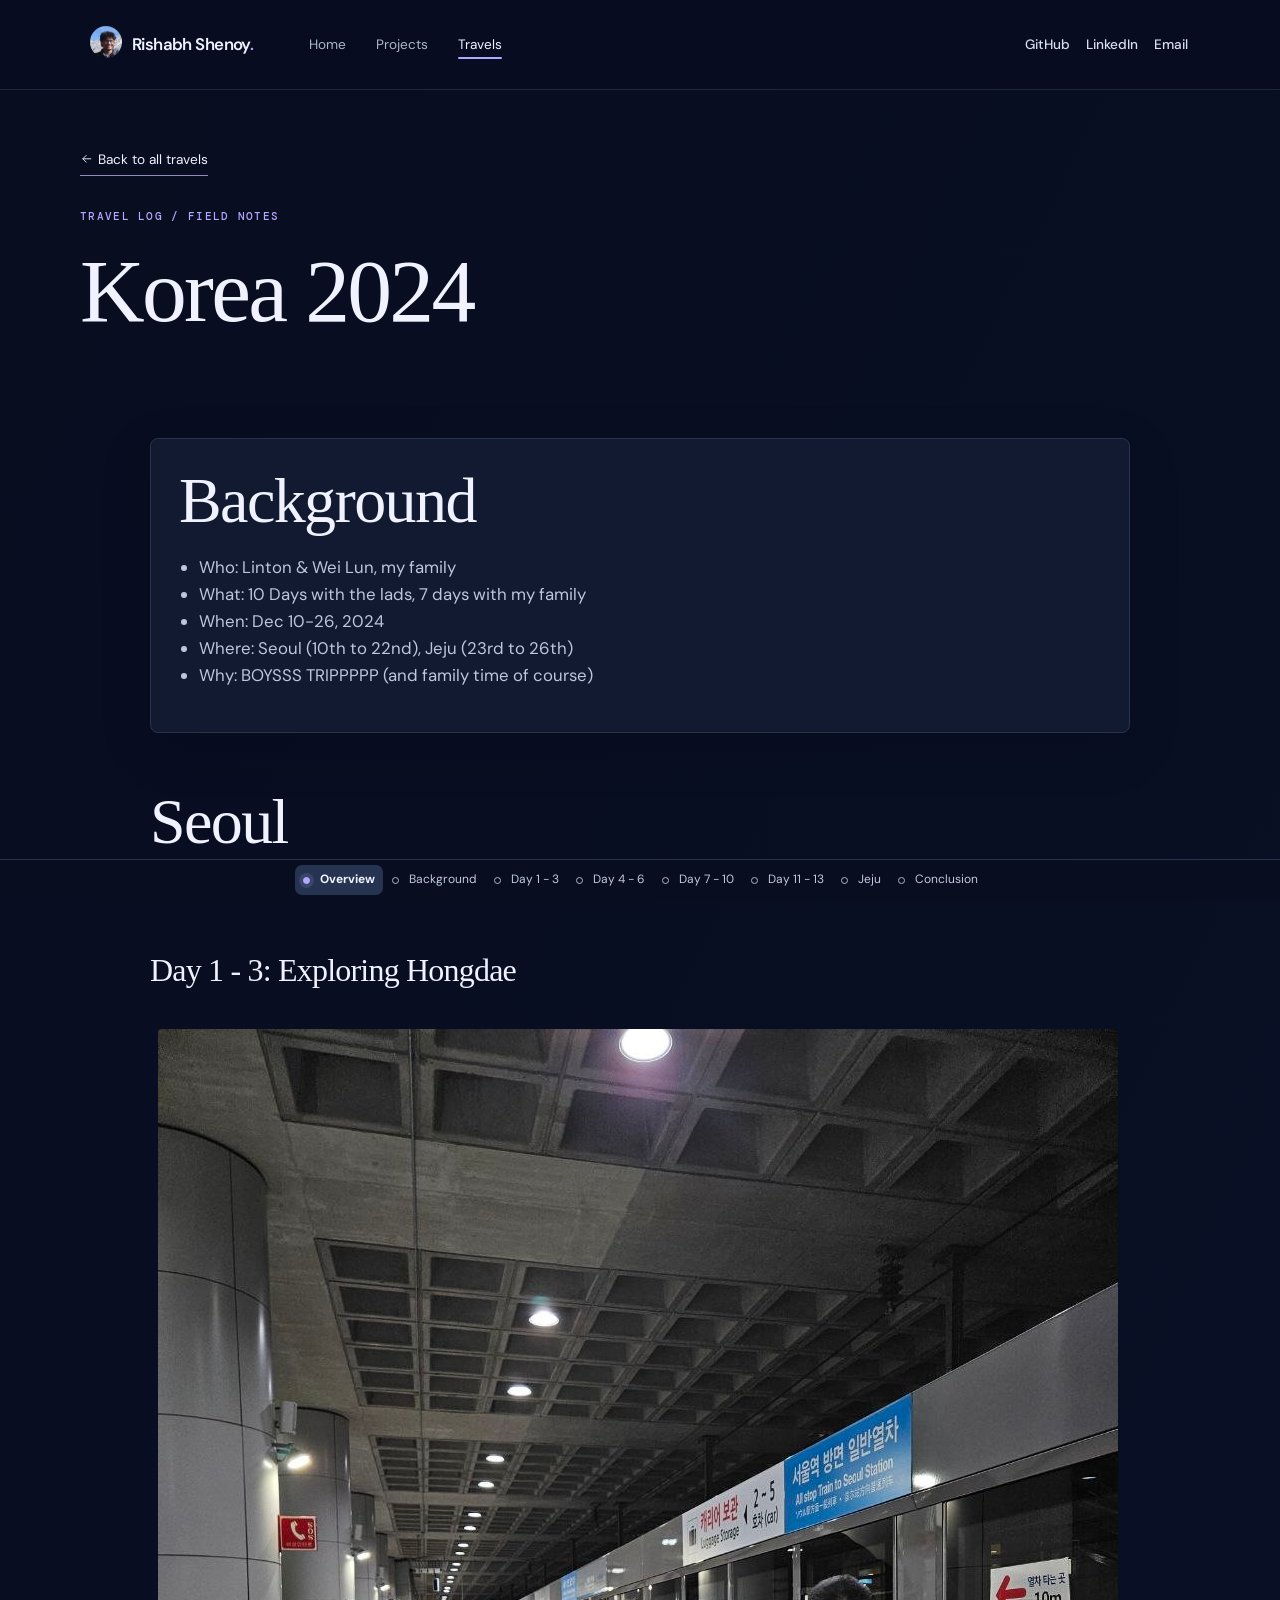
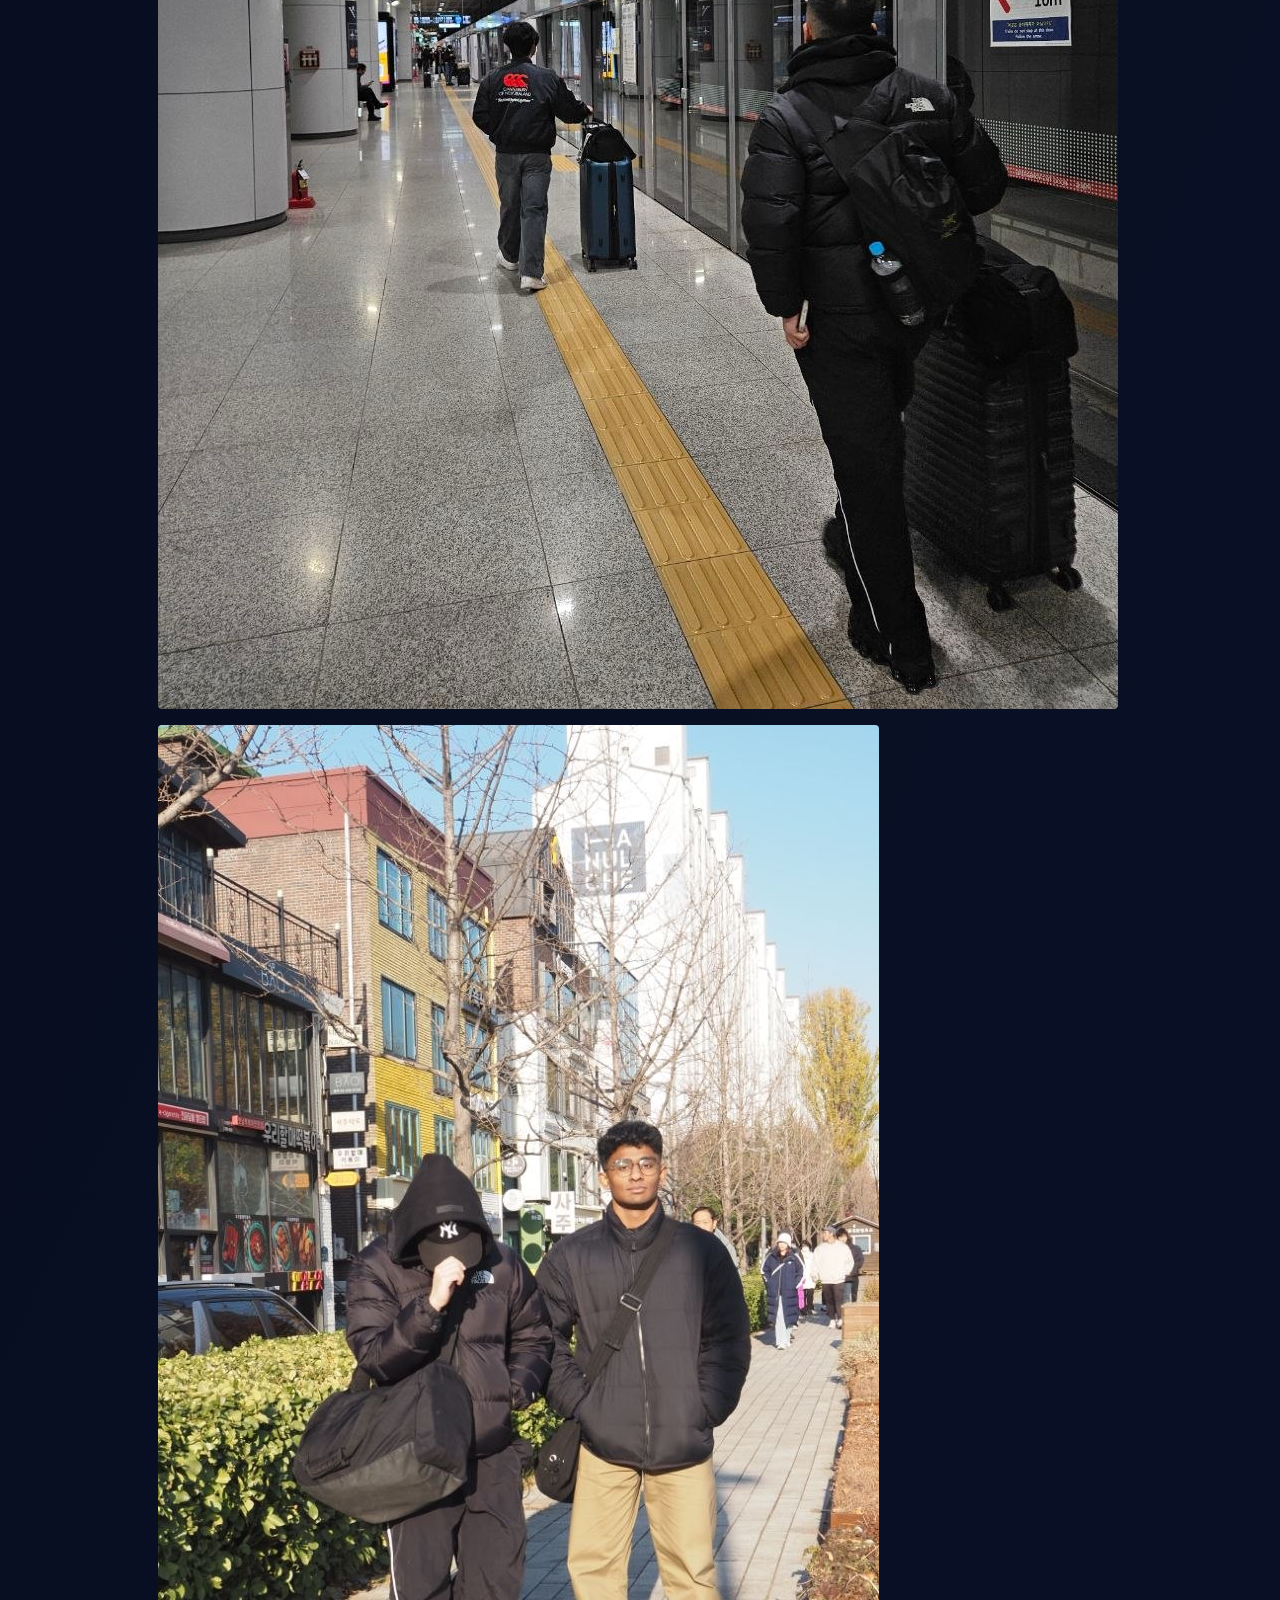
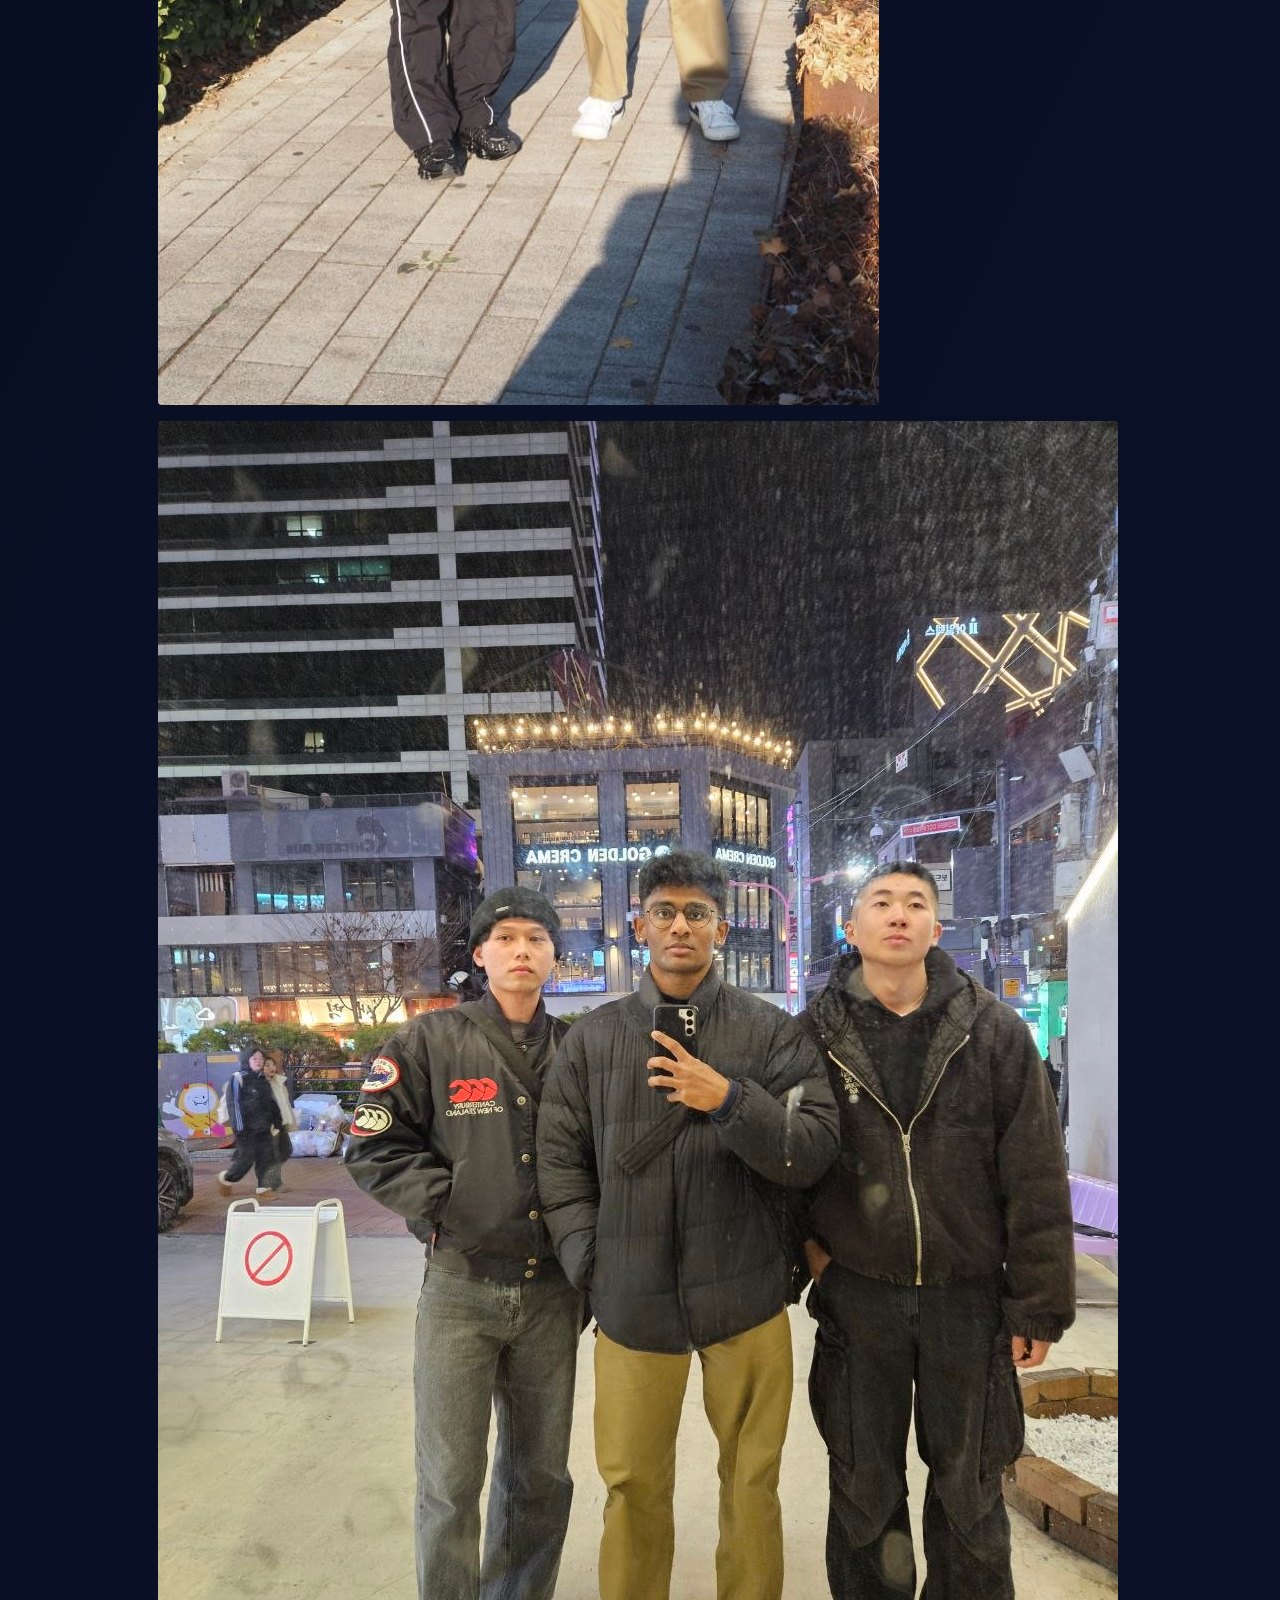
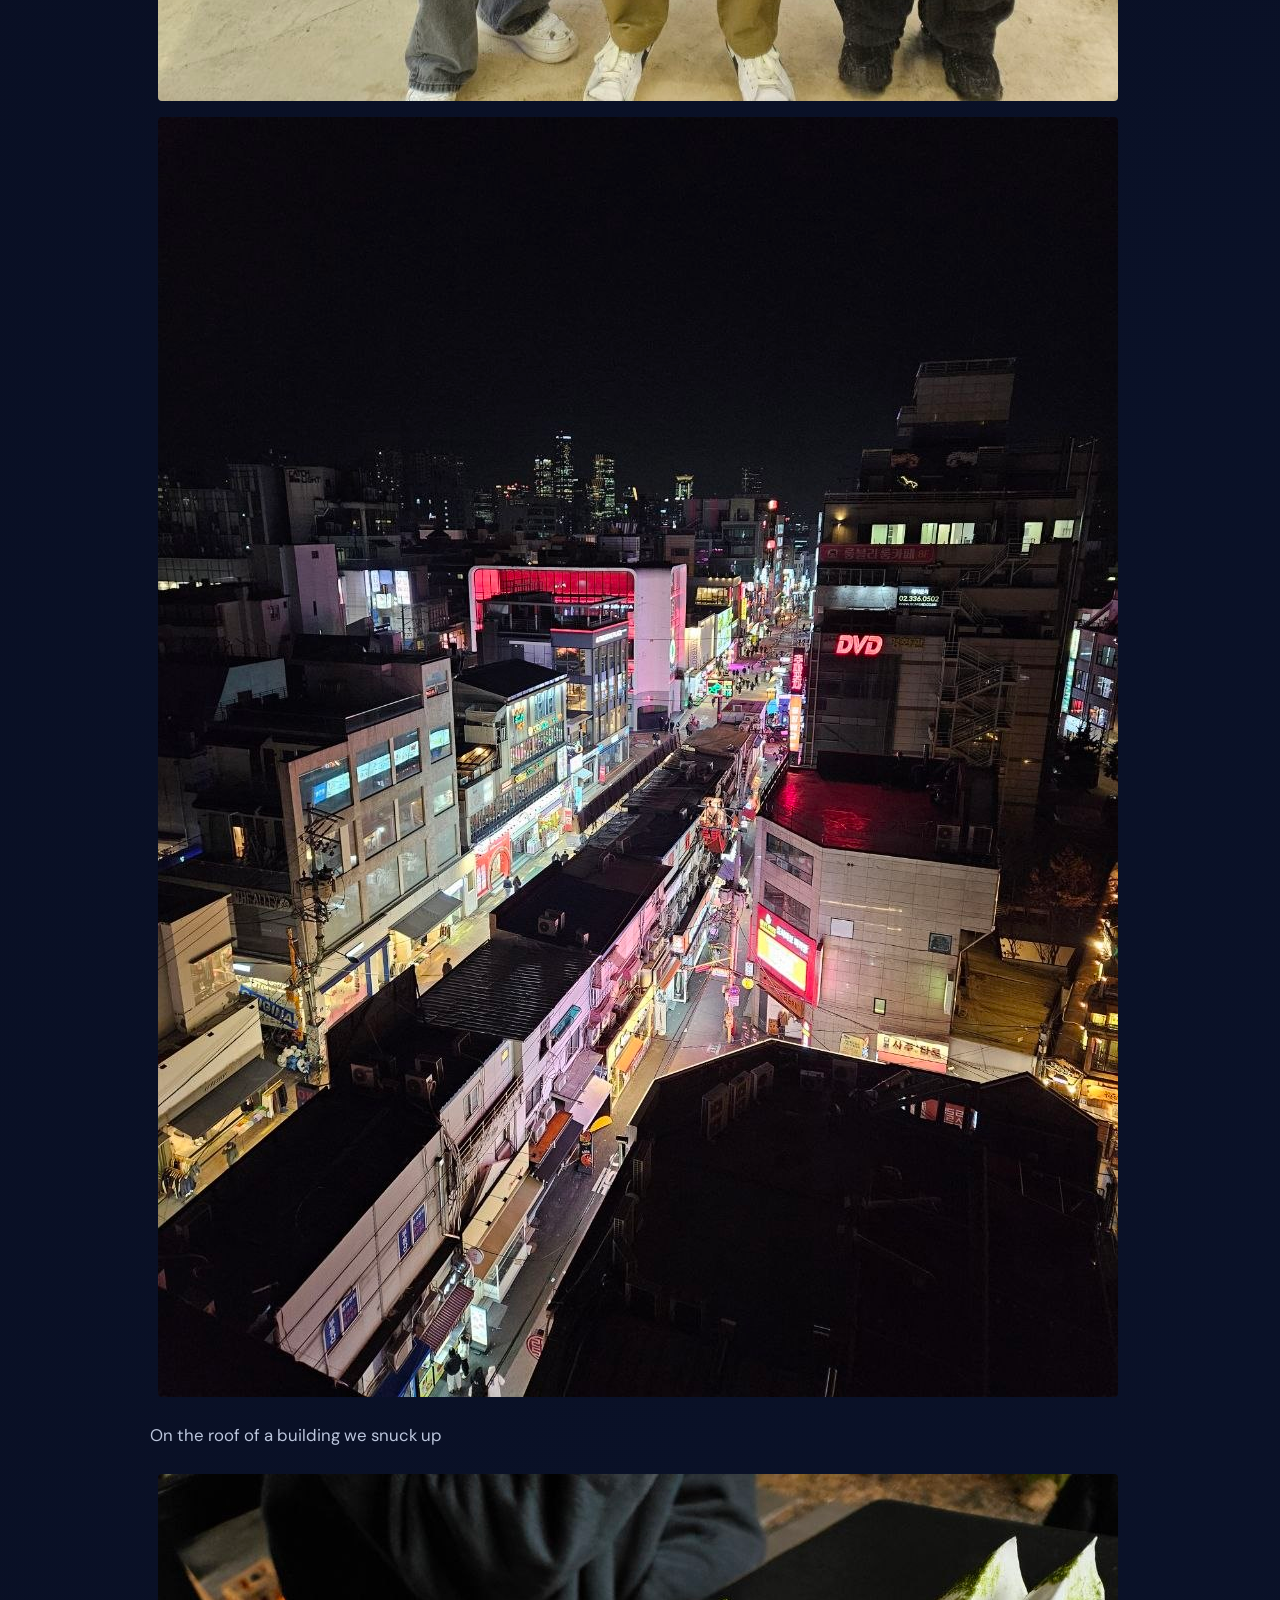
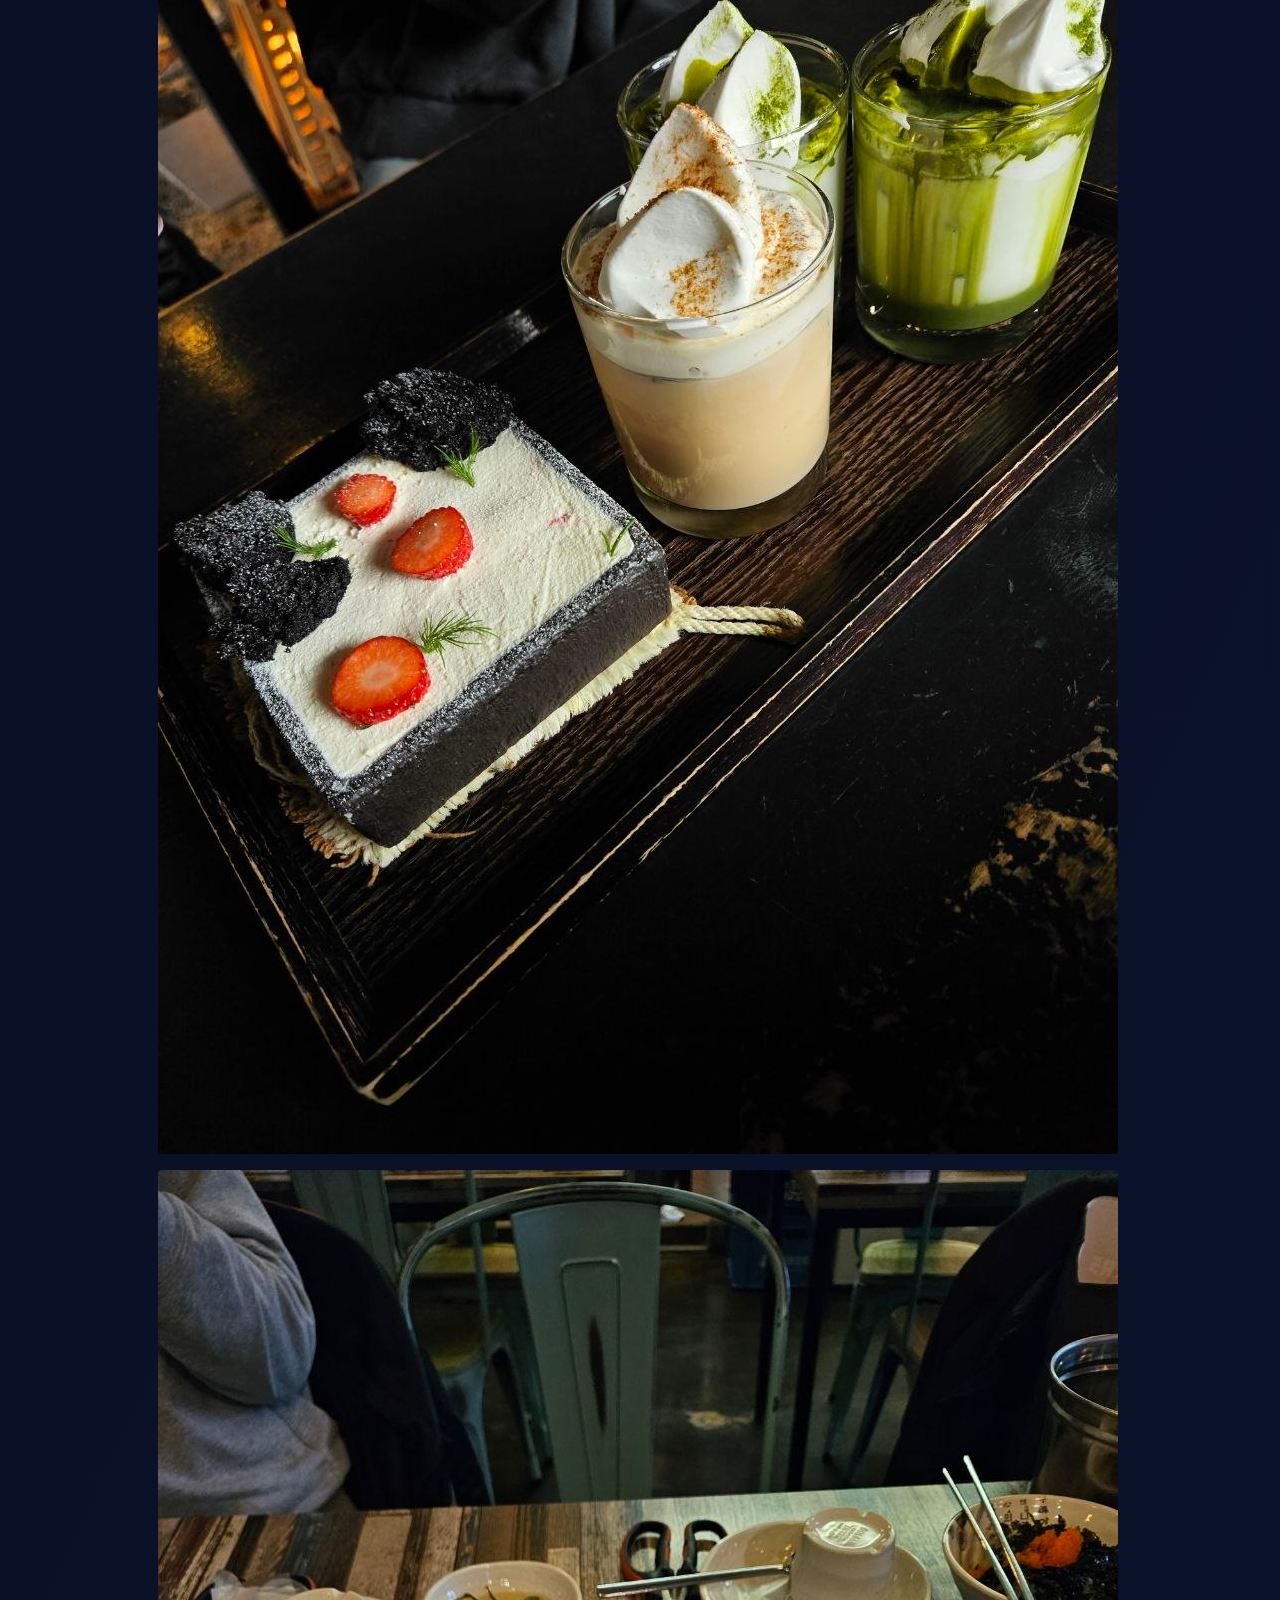
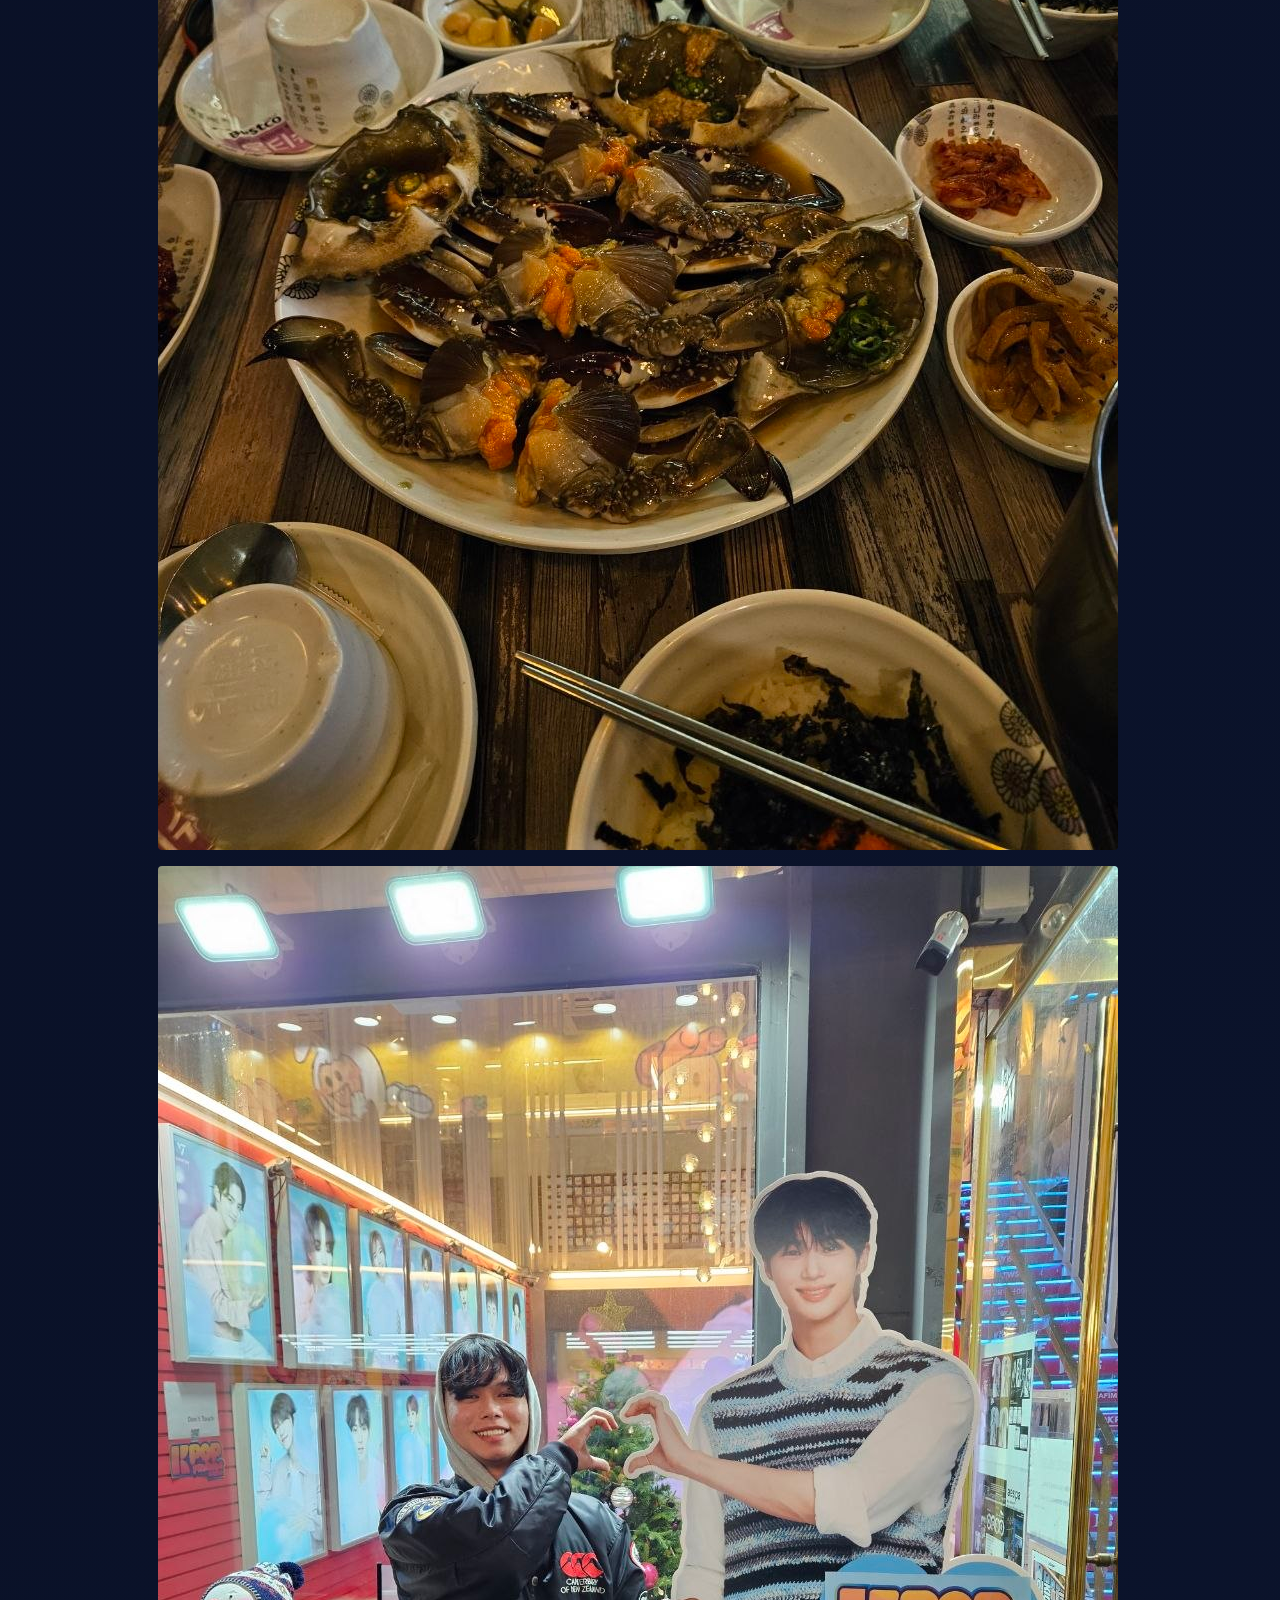
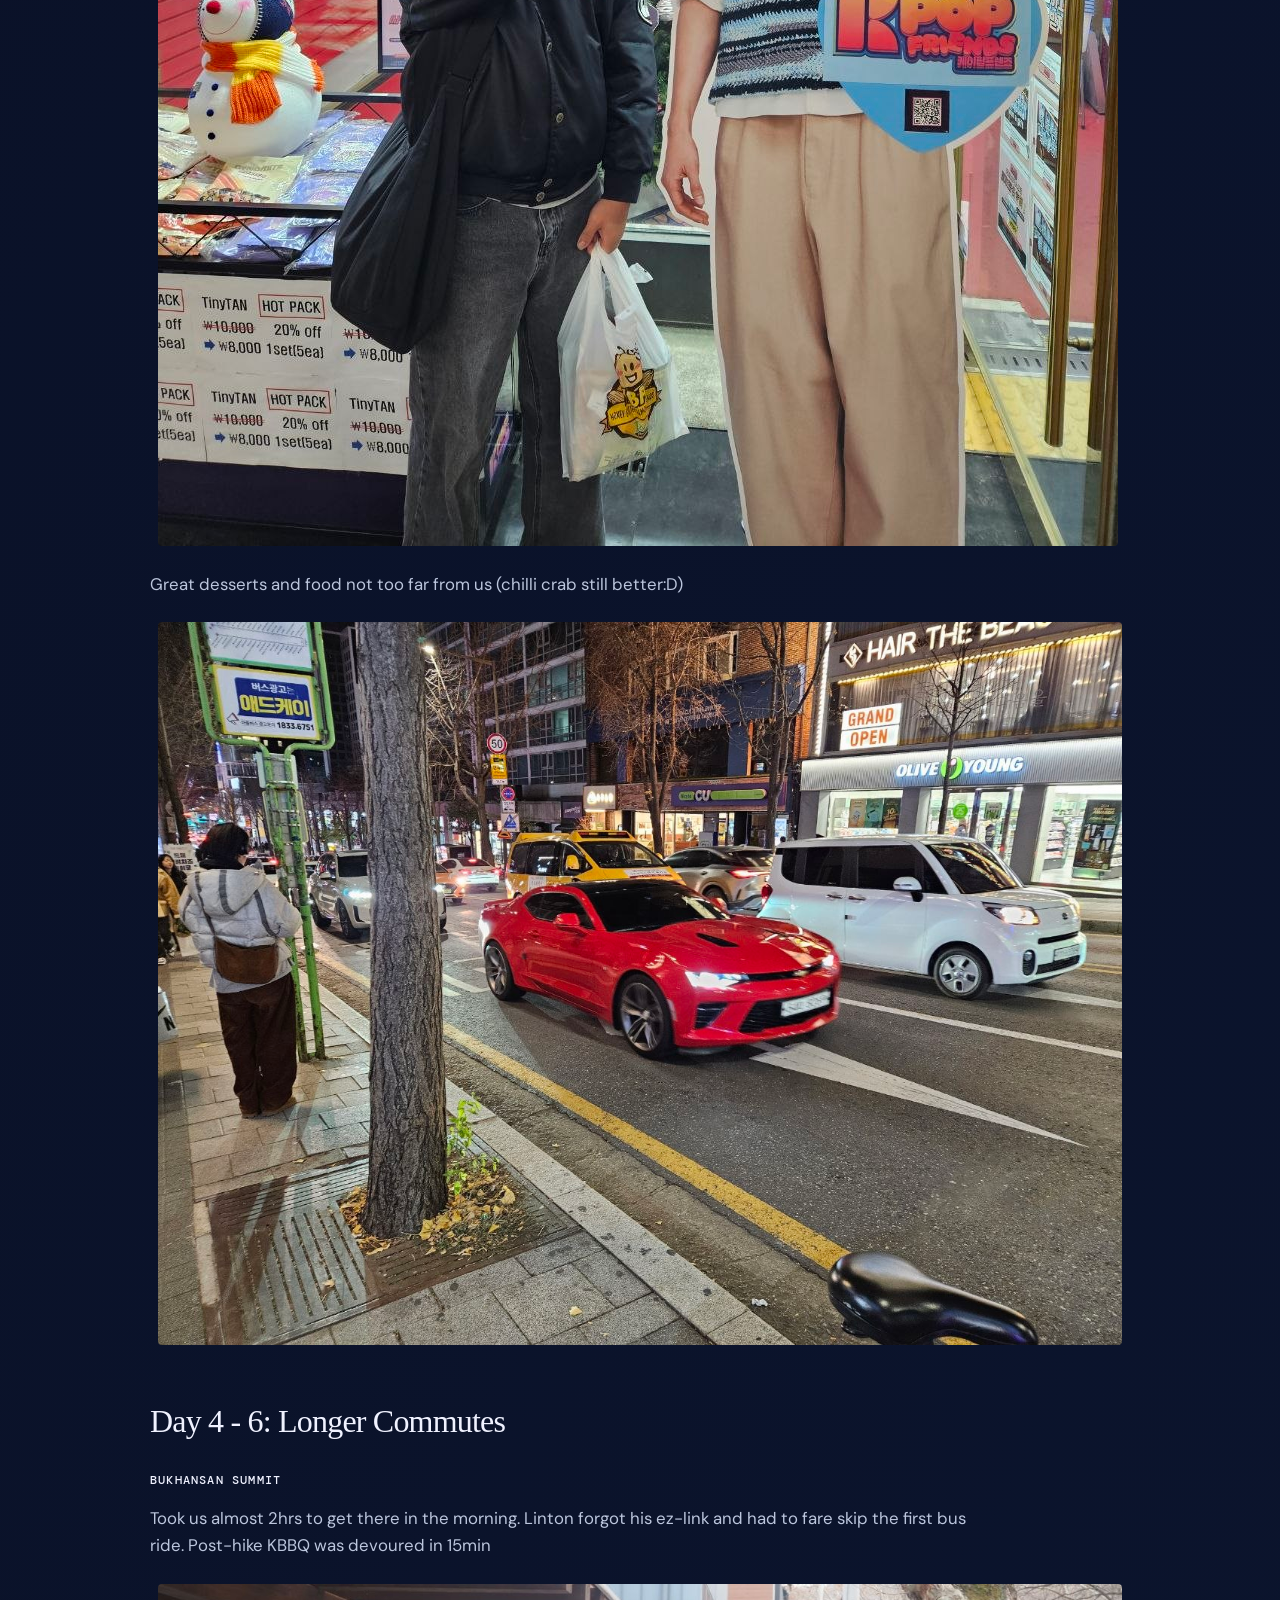
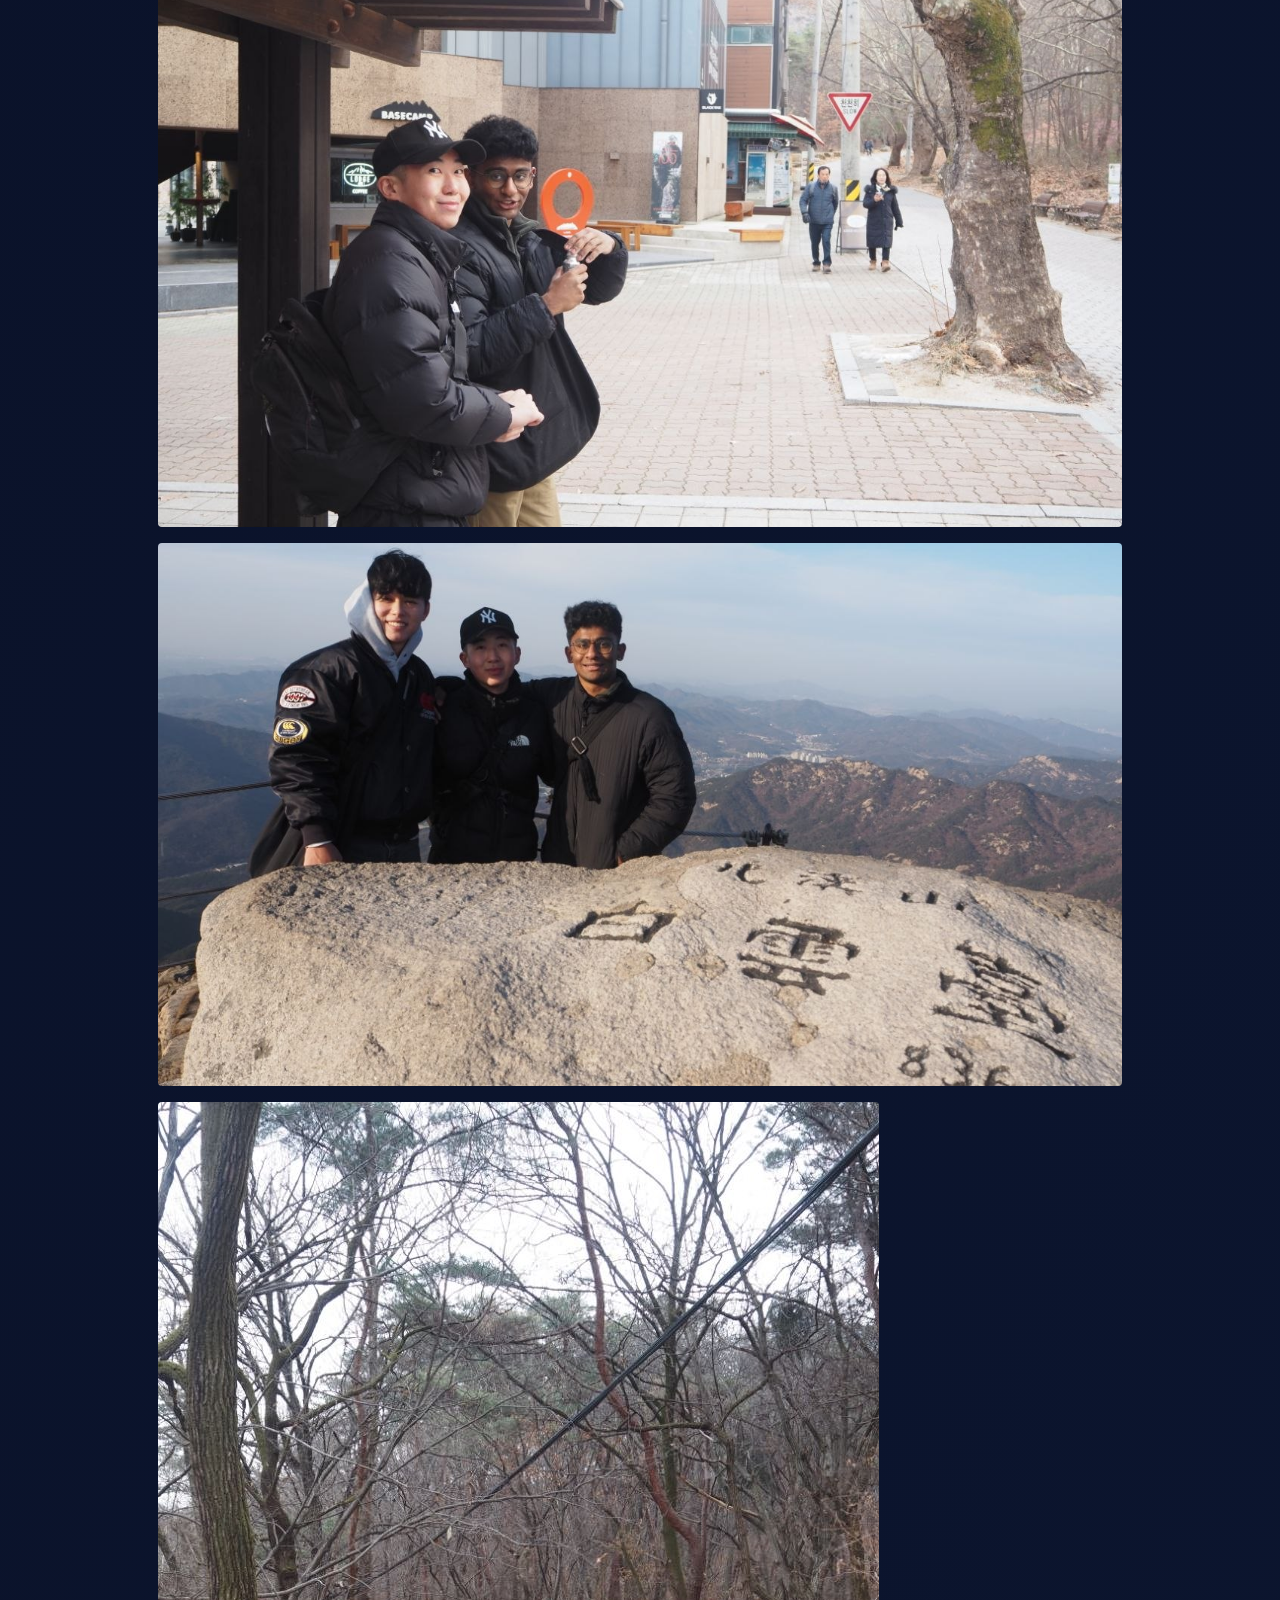
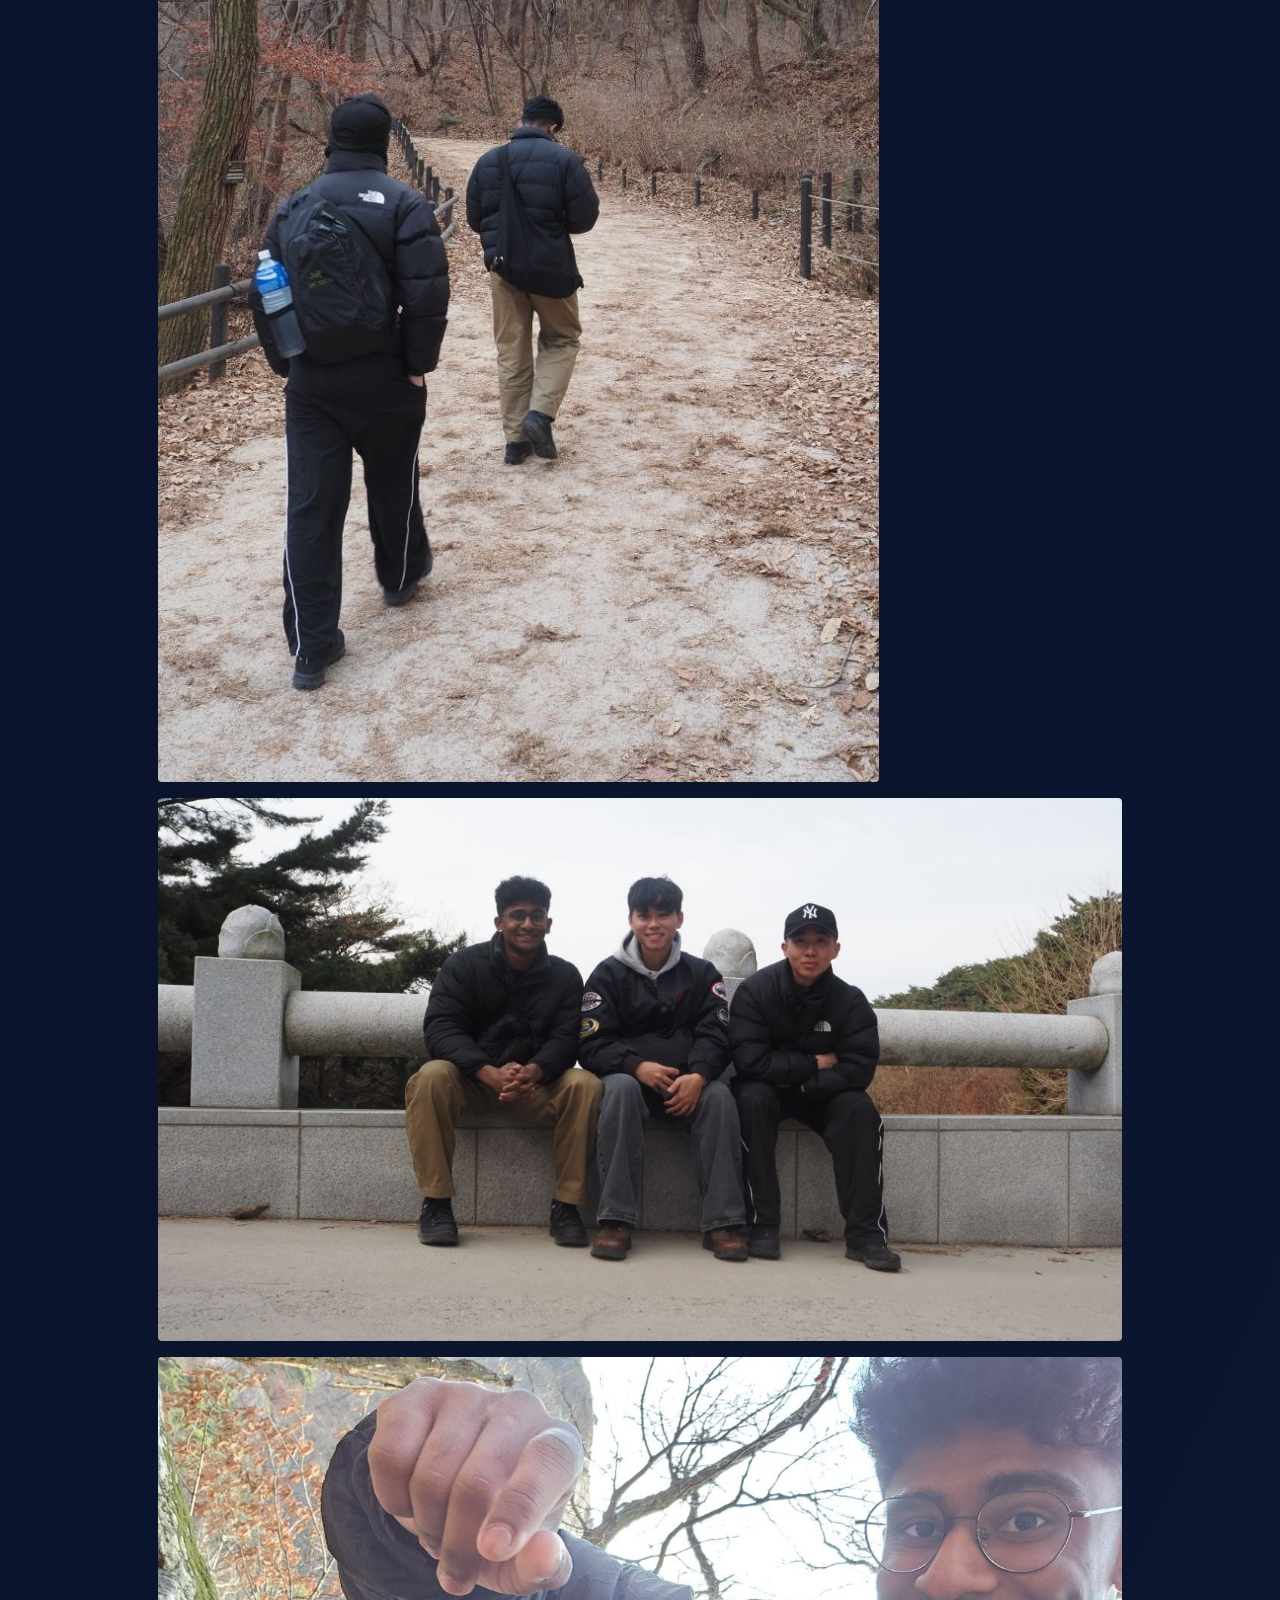
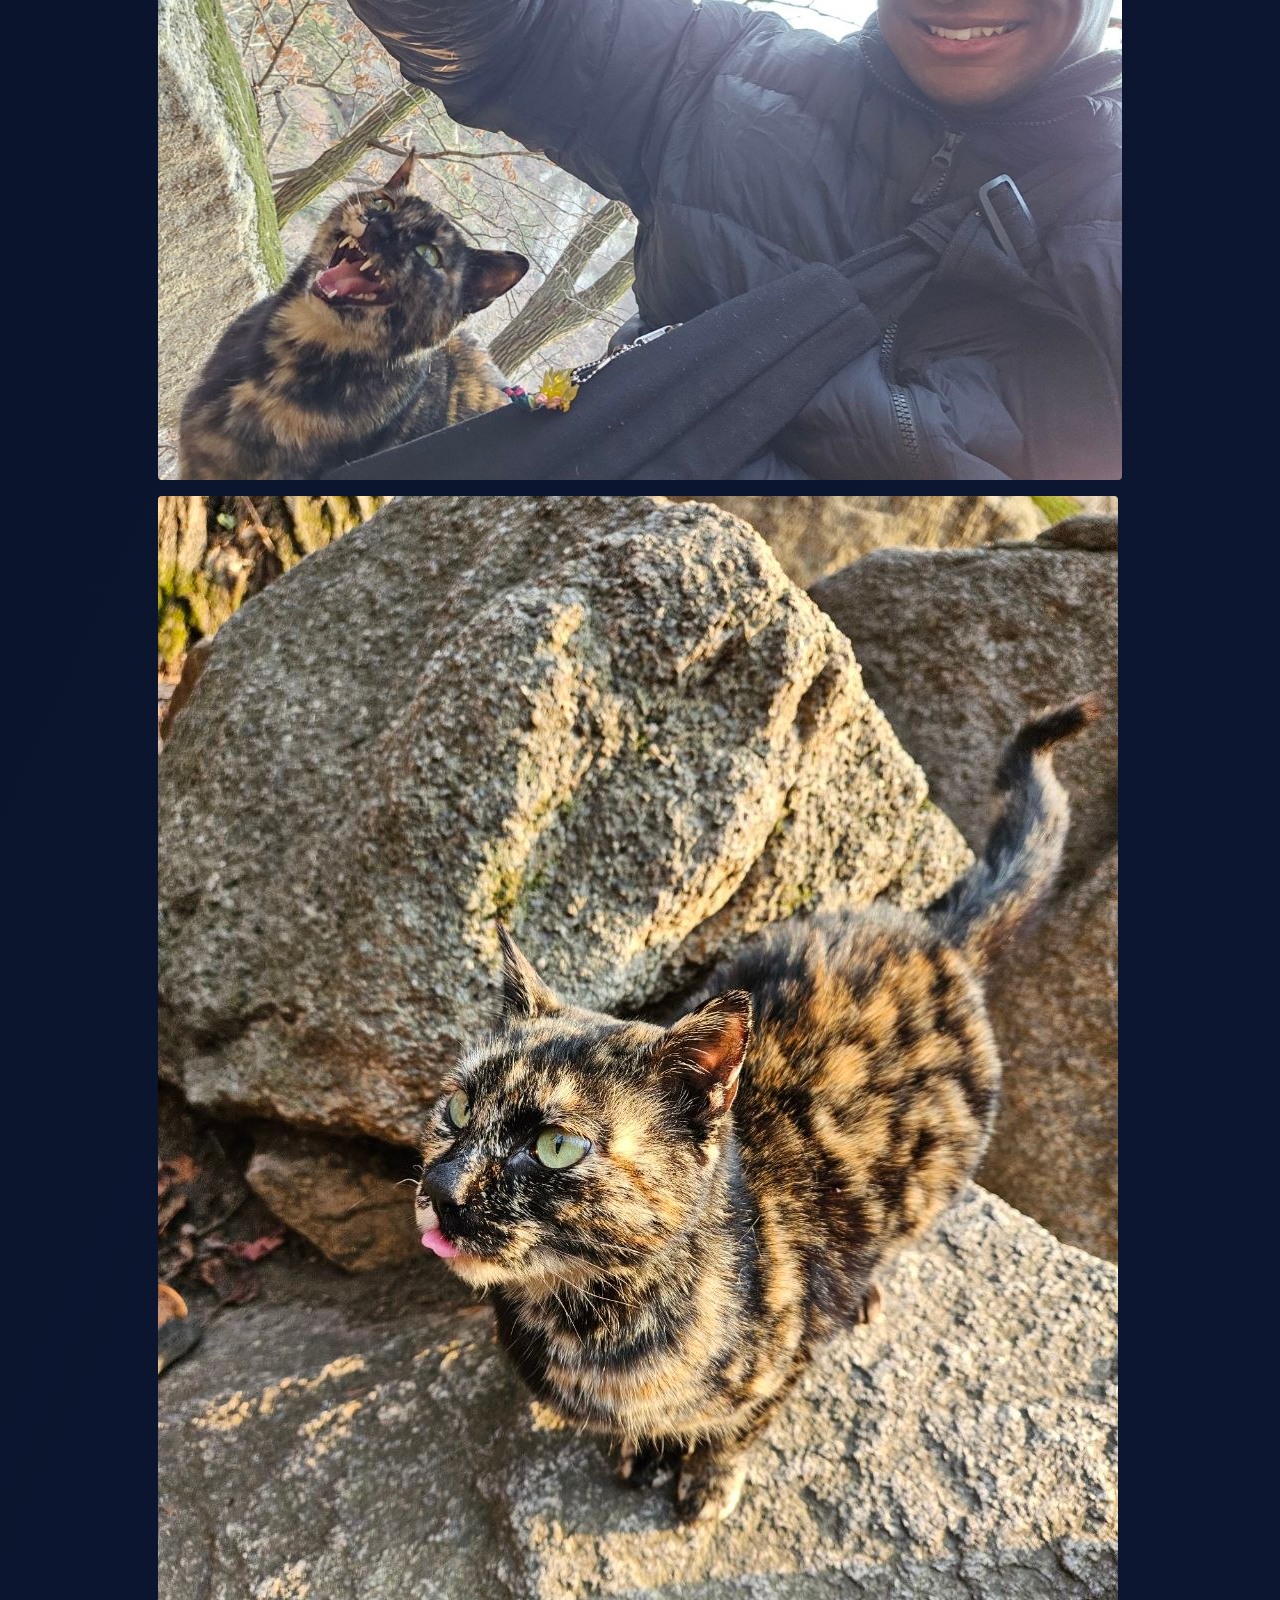
<file: trips/Korea_2024.html>
<!doctype html>
<html lang="en">
<head>
    <meta charset="utf-8">
    <meta name="viewport" content="width=device-width,initial-scale=1">
    <meta name="theme-color" content="#090d20"><title>Korea 2024 — Rishabh Shenoy</title>
    <link rel="stylesheet" href="../portfolio.css">
    <link rel="stylesheet" href="../calm.css?v=rail-line-4">
    <link rel="stylesheet" href="../trip.css?v=no-rules-1">
<meta name="description" content="Ten days in Seoul and Jeju with friends — notes and photographs from the Korea trip.">
<link rel="canonical" href="https://rishabhshenoy.com/trips/Korea_2024.html">
<meta property="og:type" content="article">
<meta property="og:site_name" content="Rishabh Shenoy">
<meta property="og:title" content="Korea 2024 — Rishabh Shenoy">
<meta property="og:description" content="Ten days in Seoul and Jeju with friends — notes and photographs from the Korea trip.">
<meta property="og:url" content="https://rishabhshenoy.com/trips/Korea_2024.html">
<meta property="og:image" content="https://rishabhshenoy.com/imgs/korea/photo_1_2026-09-14_01-38-25.jpg">
<meta property="og:image:width" content="1200">
<meta property="og:image:height" content="630">
<meta property="og:image:alt" content="Scene from the Korea trip">
<meta name="twitter:card" content="summary_large_image">
<meta name="twitter:title" content="Korea 2024 — Rishabh Shenoy">
<meta name="twitter:description" content="Ten days in Seoul and Jeju with friends — notes and photographs from the Korea trip.">
<meta name="twitter:image" content="https://rishabhshenoy.com/imgs/korea/photo_1_2026-09-14_01-38-25.jpg">
<link rel="icon" type="image/png" sizes="32x32" href="https://rishabhshenoy.com/imgs/favicon-32.png">
<link rel="apple-touch-icon" sizes="180x180" href="https://rishabhshenoy.com/imgs/apple-touch-icon.png">
</head>
<body class="trip-page">
<a class="skip" href="#main">Skip to content</a>
<div class="shell">
<header class="site-header"><a class="logo" href="/"><span class="header-avatar visible"><img src="../imgs/rishabh-avatar-crop.jpg" alt="" width="384" height="384" decoding="async" loading="lazy"></span><span class="logo-text">Rishabh Shenoy<span>.</span></span></a><nav aria-label="Main"><a href="/">Home</a><a href="../projects.html">Projects</a><a aria-current="location" href="../travels.html">Travels</a></nav><div class="header-socials" aria-label="Profiles and contact"><a href="https://github.com/RishabhShenoy03" target="_blank" rel="noopener noreferrer">GitHub</a><a href="https://www.linkedin.com/in/rishabhshenoy/" target="_blank" rel="noopener noreferrer">LinkedIn</a><a href="mailto:rishabhshenoy2003@gmail.com">Email</a></div></header>
<main id="main">
    <div class="trip-intro">
        <a class="text-link" href="../travels.html"><svg class="link-icon" viewBox="0 0 24 24" fill="none" stroke="currentColor" stroke-width="1.6" stroke-linecap="round" stroke-linejoin="round" aria-hidden="true"><path d="M19 12H5m6-6-6 6 6 6"/></svg> Back to all travels</a>
        <p class="kicker">Travel log / Field notes</p>
        <h1>Korea 2024</h1>
    </div>
    <div class="trip-content">
<section id="Background of Korea Trip">
            <h2>Background</h2>
            <ul>
                <li>Who: Linton & Wei Lun, my family</li>
                <li>What: 10 Days with the lads, 7 days with my family</li>
                <li>When: Dec 10-26, 2024</li>
                <li>Where: Seoul (10th to 22nd), Jeju (23rd to 26th)</li>
                <li>Why: BOYSSS TRIPPPPP (and family time of course)</li>
            </ul>
        </section>

        <article id="Seoul">
            <section id="Day 1 - 3">
                <h2>Seoul</h2>
                <p>
                    First boys trip will always hold a special place in our hearts.
                </p>

                <h3>Day 1 - 3: Exploring Hongdae</h3>
                <img src="../imgs/korea/photo_1_2026-09-14_01-38-25.jpg" width="300" decoding="async" loading="lazy"><br>
                <img src="../imgs/korea/photo_30_2026-09-14_01-38-25.jpg" width="300" decoding="async" loading="lazy"><br>
                <img src="../imgs/korea/photo_2_2026-09-14_01-38-25.jpg" width="300" decoding="async" loading="lazy">
                <br>
                <img src="../imgs/korea/photo_3_2026-09-14_01-38-25.jpg" width="300" decoding="async" loading="lazy">
                <p>
                    On the roof of a building we snuck up
                </p>
                <img src="../imgs/korea/photo_4_2026-09-14_01-38-25.jpg" width="300" decoding="async" loading="lazy"><br>
                <img src="../imgs/korea/photo_5_2026-09-14_01-38-25.jpg" width="300" decoding="async" loading="lazy"><br>
                <img src="../imgs/korea/photo_28_2026-09-14_01-38-25.jpg" width="300" decoding="async" loading="lazy"><br>
                <p>
                    Great desserts and food not too far from us (chilli crab still better:D)
                </p>
                <img src="../imgs/korea/photo_6_2026-09-14_01-38-25.jpg" width="300" decoding="async" loading="lazy"><br>
            </section>

            <section id="Day 4 - 6">
                <h3>Day 4 - 6: Longer Commutes</h3>
                <h4>Bukhansan Summit</h4>
                <p>
                    Took us almost 2hrs to get there in the morning. Linton forgot his ez-link and had to fare skip the first bus ride. Post-hike KBBQ was devoured in 15min
                </p>
                <img src="../imgs/korea/photo_29_2026-09-14_01-38-25.jpg" width="300" decoding="async" loading="lazy"><br>
                <img src="../imgs/korea/photo_33_2026-09-14_01-38-25.jpg" width="300" decoding="async" loading="lazy"><br>
                <img src="../imgs/korea/photo_34_2026-09-14_01-38-25.jpg" width="300" decoding="async" loading="lazy"><br>
                <img src="../imgs/korea/photo_31_2026-09-14_01-38-25.jpg" width="300" decoding="async" loading="lazy"><br>
                <img src="../imgs/korea/photo_7_2026-09-14_01-38-25.jpg" width="300" decoding="async" loading="lazy"><br>
                <img src="../imgs/korea/photo_8_2026-09-14_01-38-25.jpg" width="300" decoding="async" loading="lazy"><br>
                <p>
                    Hit all the clubs, then went for a calm brunch the next morning
                </p>
                <img src="../imgs/korea/photo_26_2026-09-14_01-38-25.jpg" width="300" decoding="async" loading="lazy"><br>
                <img src="../imgs/korea/photo_27_2026-09-14_01-38-25.jpg" width="300" decoding="async" loading="lazy"><br>
            </section>
            
            <section id="Day 7 - 10">
                <h3>Day 7 - 10: More Exploring</h3>
                <p>
                    TLDR: More matcha, more cake, more beer, more chicken
                </p>
                <img src="../imgs/korea/photo_32_2026-09-14_01-38-25.jpg" width="300" decoding="async" loading="lazy"><br>
                <img src="../imgs/korea/photo_9_2026-09-14_01-38-25.jpg" width="300" decoding="async" loading="lazy"><br>
                <img src="../imgs/korea/photo_10_2026-09-14_01-38-25.jpg" width="300" decoding="async" loading="lazy"><br>
                <img src="../imgs/korea/photo_11_2026-09-14_01-38-25.jpg" width="300" decoding="async" loading="lazy"><br>
                <img src="../imgs/korea/photo_12_2026-09-14_01-38-25.jpg" width="300" decoding="async" loading="lazy"><br>
                <p>
                    End of boys trip, off to meet my family in Myeongdong.
                </p>
            </section>

            
            <section id="Day 11 - 13">
                <h3>Day 11 - 13: Family Time in Seoul</h3>
                <p>
                    Few days in Seoul with my family, went on DMZ & Nami Island tours.
                </p>
                <img src="../imgs/korea/photo_13_2026-09-14_01-38-25.jpg" width="300" decoding="async" loading="lazy"><br>
                <img src="../imgs/korea/photo_14_2026-09-14_01-38-25.jpg" width="300" decoding="async" loading="lazy"><br>
                <img src="../imgs/korea/photo_15_2026-09-14_01-38-25.jpg" width="300" decoding="async" loading="lazy"><br>
                <img src="../imgs/korea/photo_16_2026-09-14_01-38-25.jpg" width="300" decoding="async" loading="lazy"><br>
                <img src="../imgs/korea/photo_24_2026-09-14_01-38-25.jpg" width="300" decoding="async" loading="lazy"><br>
                <img src="../imgs/korea/photo_25_2026-09-14_01-38-25.jpg" width="300" decoding="async" loading="lazy"><br>
            </section>
        </article>

        <hr>

        <article id="Jeju">
            <section id="Jeju">
                <h2>Jeju</h2>
                <p>
                    The last 4 days of the trip was spent in Jeju with my family. Somehow ran into the GOAT Isaac Yong and went out for 2 suppers with him.
                </p>                
                <img src="../imgs/korea/photo_17_2026-09-14_01-38-25.jpg" width="300" decoding="async" loading="lazy"><br>
                <img src="../imgs/korea/photo_18_2026-09-14_01-38-25.jpg" width="300" decoding="async" loading="lazy"><br>
                <img src="../imgs/korea/photo_19_2026-09-14_01-38-25.jpg" width="300" decoding="async" loading="lazy"><br>
                <img src="../imgs/korea/photo_20_2026-09-14_01-38-25.jpg" width="300" decoding="async" loading="lazy"><br>
                <img src="../imgs/korea/photo_21_2026-09-14_01-38-25.jpg" width="300" decoding="async" loading="lazy"><br>
                <img src="../imgs/korea/photo_22_2026-09-14_01-38-25.jpg" width="300" decoding="async" loading="lazy"><br>
                <img src="../imgs/korea/photo_23_2026-09-14_01-38-25.jpg" width="300" decoding="async" loading="lazy"><br>

            </section>
        </article>

        <section id="Conclusion">
            <h2>Conclusion</h2>
            <p>
                Overall, I think about this trip a lot.
            </p>
        </section>
    </div>
</main>
<footer><span>© <span data-year></span> Rishabh Shenoy</span><div><a href="../travels.html"><svg class="link-icon" viewBox="0 0 24 24" fill="none" stroke="currentColor" stroke-width="1.6" stroke-linecap="round" stroke-linejoin="round" aria-hidden="true"><path d="M19 12H5m6-6-6 6 6 6"/></svg> All travels</a><a href="#main">Back to top ↑</a></div></footer>
</div>
<script src="../app.js?v=full-header-1"></script>
</body>
</html>
</file>
<file: portfolio.css>
@import url('https://fonts.googleapis.com/css2?family=DM+Mono:wght@400;500&family=Space+Grotesk:wght@400;500;600;700&display=swap');
:root{--bg:#080d1c;--surface:#111a30;--line:#29334e;--text:#f0f2ff;--muted:#abb6d0;--accent:#b5a6ff}
*{box-sizing:border-box}html{scroll-behavior:smooth}body{margin:0;background:radial-gradient(circle at 79% 9%,#29204d 0,transparent 28%),radial-gradient(circle at 15% 30%,#122a4b 0,transparent 24%),var(--bg);color:var(--text);font-family:'Space Grotesk',sans-serif}a{color:inherit;text-decoration:none}a:hover{color:#d0c7ff}a:focus-visible{outline:2px solid #d6cfff;outline-offset:5px}::selection{background:#b5a6ff;color:#080d1c}.shell{width:min(1180px,calc(100% - 48px));margin:auto}.skip{position:absolute;top:-60px;left:20px;background:#d6cfff;color:#080d1c;padding:12px;z-index:50}.skip:focus{top:10px}
.site-header{height:84px;display:flex;align-items:center;gap:60px;border-bottom:1px solid var(--line)}.logo{font-size:1.7rem;font-weight:700;letter-spacing:-.09em}.logo span{color:var(--accent)}nav{display:flex;gap:30px;margin-right:auto}nav a,.header-contact,.kicker,.socials,.text-link,.home-num,.home-type,.work-meta,.work-links,.work-image>span,.travel-preview>span,footer{font-family:'DM Mono',monospace;font-size:.73rem;letter-spacing:.03em}nav a{color:var(--muted)}nav a[aria-current]{color:var(--text)}.header-contact{padding:12px 16px;border:1px solid #828ca9;border-radius:6px}.kicker{text-transform:uppercase;color:var(--accent);letter-spacing:.12em}
.home-hero{display:grid;grid-template-columns:1.14fr .86fr;align-items:center;min-height:640px;gap:50px;padding:70px 0 95px}.intro h1,.projects-intro h1{font-size:clamp(4rem,8vw,7.4rem);letter-spacing:-.09em;line-height:.96;margin:24px 0}.intro h1 em,.projects-intro h1 em{font-style:normal;color:#b9aaff}.intro-copy{font-size:1.16rem;line-height:1.65;color:#d0d7ed;max-width:595px}.hero-actions{display:flex;gap:25px;align-items:center;margin:32px 0 55px}.primary-link{display:inline-flex;gap:30px;background:#b9aaff;color:#101627;font-weight:700;padding:17px 20px;border-radius:7px}.primary-link:hover{background:#d3caff;color:#101627}.text-link{display:inline-block;border-bottom:1px solid #9389bf;padding:0 0 7px}.socials{display:flex;gap:24px}.socials a{color:#d8def0;border-bottom:1px solid #8792af;padding-bottom:6px}
.hero-visual{height:430px;position:relative;display:grid;place-items:center;background:radial-gradient(circle at center,#65549c 0,#2d2a5c 27%,#141f3c 56%,transparent 75%);overflow:hidden}.orbit{position:absolute;border:1px solid rgba(193,193,255,.27);border-radius:50%;width:360px;height:360px}.orbit-two{width:500px;height:500px}.hero-monogram{font-size:clamp(9rem,19vw,17rem);font-weight:700;letter-spacing:-.21em;line-height:1;text-shadow:0 20px 45px #070d29;transform:translateX(-.12em);color:#e3e6ff}.hero-monogram span{color:#9c8edd}.hero-chip{position:absolute;background:#101b35;border:1px solid #637198;padding:10px 13px;border-radius:4px;font:500 .65rem 'DM Mono',monospace;letter-spacing:.1em}.chip-one{top:56px;right:10px}.chip-two{bottom:55px;left:0}
.home-work,.home-bottom{border-top:1px solid var(--line);padding:84px 0}.section-title{display:flex;justify-content:space-between;align-items:end;margin-bottom:30px}.section-title h2,.home-bottom h2{font-size:clamp(3rem,5vw,5rem);letter-spacing:-.07em;margin:0;line-height:1}.home-project{display:grid;grid-template-columns:60px 1fr 170px 30px;gap:16px;align-items:center;padding:25px 4px;border-top:1px solid var(--line);transition:padding .2s,background .2s}.home-project:last-child{border-bottom:1px solid var(--line)}.home-project:hover{padding-left:18px;background:#15213b}.home-num,.home-type{color:#abb6d0}.home-project-title{font-size:1.4rem;font-weight:600}.home-project-title small{display:block;font-size:.86rem;font-weight:400;color:#aebad2;margin-top:4px}.arrow{font-size:1.4rem;color:var(--accent)}
.home-bottom{display:grid;grid-template-columns:1fr 1fr;gap:80px;align-items:center}.home-bottom p:not(.kicker){color:var(--muted);margin:25px 0}.travel-preview{height:290px;position:relative;overflow:hidden;border-radius:8px}.travel-preview img{width:100%;height:100%;object-fit:cover;filter:saturate(.75)}.travel-preview>span{position:absolute;bottom:18px;left:18px;background:#10182c;padding:11px 13px}
footer{border-top:1px solid var(--line);display:flex;justify-content:space-between;padding:32px 0;color:var(--muted)}footer div{display:flex;gap:22px}
.projects-intro{padding:82px 0 65px;border-bottom:1px solid var(--line)}.projects-intro h1{margin:16px 0 24px}.projects-intro>p:last-child{font-size:1.14rem;line-height:1.6;color:#ccd4e9;max-width:650px}.project-gallery{display:grid;grid-template-columns:repeat(2,minmax(0,1fr));gap:22px;padding:38px 0 100px}.work-card{background:linear-gradient(155deg,#15213c,#10182c);border:1px solid #33405c;border-radius:11px;overflow:hidden;scroll-margin-top:30px}.work-image{height:260px;position:relative;display:grid;place-items:center;overflow:hidden;background:linear-gradient(130deg,#24345d,#49376b)}.work-image>img{width:100%;height:100%;object-fit:cover}.work-image>span{position:absolute;bottom:14px;left:18px;padding:8px 10px;background:#0d1528e6;color:#e8e9ff;border:1px solid #56607e}.image-opensuite{background:linear-gradient(135deg,#211f47,#484486)}.image-opensuite img{width:140px;height:140px;object-fit:contain;filter:drop-shadow(0 20px 20px #050a2177)}.image-event{background:radial-gradient(circle at center,#4d5689,#151f3d 70%)}.camera-ui{width:70%;height:70%;border:1px solid #98a5db;padding:14px;position:relative;font:500 .65rem 'DM Mono',monospace;color:#e3e7ff}.scan-box{position:absolute;inset:22% 32%;border:2px solid #b4a9ff;box-shadow:0 0 24px #9e90ff66}.camera-ui strong{position:absolute;bottom:13px;left:14px}.image-petpal{background:radial-gradient(circle,#346285,#1d3256 65%,#16203a)}.pet-ui{text-align:center;font:500 .7rem 'DM Mono',monospace}.pet-face{font-size:3rem;line-height:1.2;background:#172849;padding:22px 36px;border:2px solid #8caed2;border-radius:20px;margin-bottom:12px}.pet-face span{font-size:2rem}.image-tama{background:linear-gradient(145deg,#44325c,#1b3451)}.pixel-pet{text-align:center;font:700 4rem 'DM Mono',monospace;text-shadow:4px 4px #1d153f}.pixel-pet small{display:block;font-size:.8rem;line-height:1.8;text-shadow:none}.work-content{padding:26px 28px 28px}.work-content h2{font-size:2.35rem;letter-spacing:-.055em;margin:0 0 12px}.work-content p{line-height:1.62;color:#bfc9df;font-size:.96rem}.work-content .work-summary{font-size:1.08rem;font-weight:600;color:#f1f1ff;line-height:1.4}.work-meta{color:#b9aaff;border-top:1px solid var(--line);padding-top:18px;margin-top:24px;line-height:1.6}.work-links{display:flex;gap:25px;margin-top:22px}.work-links a{color:#e0d9ff;border-bottom:1px solid #9187bd;padding-bottom:6px}
@media(max-width:800px){.home-hero{grid-template-columns:1fr;padding:65px 0}.hero-visual{height:300px}.home-bottom{gap:30px}.project-gallery{grid-template-columns:1fr}.site-header{gap:22px}}@media(max-width:560px){.shell{width:calc(100% - 32px)}.site-header{height:70px}.site-header nav{gap:13px}.header-contact{display:none}.home-hero{padding:45px 0}.intro h1,.projects-intro h1{font-size:clamp(3.7rem,14vw,6rem)}.hero-visual{height:250px}.orbit{width:230px;height:230px}.orbit-two{width:330px;height:330px}.hero-actions{margin-bottom:35px}.section-title{align-items:start;gap:16px}.section-title .text-link{white-space:nowrap}.home-project{grid-template-columns:28px 1fr 20px}.home-type{display:none}.home-bottom{grid-template-columns:1fr}.travel-preview{height:240px}.work-image{height:220px}.work-content{padding:22px}footer{display:block}footer div{margin-top:18px}}@media(prefers-reduced-motion:reduce){html{scroll-behavior:auto}*{transition:none!important}}
</file>
<file: calm.css>
@import url('https://fonts.googleapis.com/css2?family=DM+Sans:wght@400;450;500;550;600;650;700&family=Instrument+Serif:ital@0;1&display=swap');

/* Nordic evenings: warm charcoal, linen, forest green, and a little amber. */
:root{color-scheme:dark;--bg:#1c211e;--surface:#252c27;--line:#414940;--text:#eeeade;--muted:#b7bdb1;--accent:#d4b782;--forest:#303e32;--serif:'Instrument Serif',Georgia,serif;--sans:'DM Sans',sans-serif}
html{scroll-padding-top:110px}
body{background:var(--bg);color:var(--text);font-family:var(--sans);-webkit-font-smoothing:antialiased}
a:hover{color:var(--accent)}
a:focus-visible{outline:2px solid var(--accent);outline-offset:6px;border-radius:3px}
::selection{background:var(--accent);color:var(--bg)}
.shell{width:min(1160px,calc(100% - 80px))}
.skip{background:var(--accent);color:var(--bg)}
.site-header{position:sticky;top:0;z-index:20;height:90px;gap:56px;background:rgba(28,33,30,.97);border-bottom:1px solid var(--line);backdrop-filter:blur(16px)}
.logo{display:inline-flex;align-items:center;align-self:stretch;height:84px;gap:10px;white-space:nowrap;font-size:1.05rem;font-weight:600;letter-spacing:-.035em}
.logo .logo-text{color:var(--text)}
.logo-text>span{color:var(--accent)}
.header-avatar{display:inline-block;width:0;height:32px;opacity:0;overflow:hidden;border-radius:50%;transition:width .3s,opacity .3s}
.header-avatar.visible{width:32px;opacity:1}
.header-avatar.visible{margin-left:10px}
.header-avatar img{display:block;width:100%;height:100%;object-fit:cover}
nav{height:84px;display:flex;align-items:center;gap:30px}
nav a,.header-contact,.text-link,.socials,footer{font-family:var(--sans);font-size:.85rem;letter-spacing:0}
nav a{position:relative;color:var(--muted);display:inline-flex;align-items:center;height:84px;line-height:84px;padding:0}
nav a[aria-current]{color:var(--text)}
nav a:after{content:'';position:absolute;height:1.5px;width:100%;border-radius:999px;background:var(--accent);bottom:28px;left:0;transform:scaleX(0);transform-origin:left center;transition:transform .22s cubic-bezier(.2,.65,.3,1)}
nav a:hover:after,nav a:focus-visible:after,nav a[aria-current]:after{transform:scaleX(1)}
.header-contact{border:1px solid #66705f;border-radius:999px;padding:12px 20px;transition:background .2s}
.header-contact:hover{background:var(--forest);color:var(--text)}
.kicker{font:500 .68rem 'DM Mono',monospace;letter-spacing:.12em;text-transform:uppercase;color:var(--accent);line-height:1.6}
.home-hero{display:block;min-height:0;padding:62px 0 0}
.hero-topline{display:flex;justify-content:space-between;gap:20px;align-items:center;margin-bottom:34px}
.hero-topline .kicker{margin:0;display:flex;align-items:center;gap:10px}
.status-dot{width:7px;height:7px;flex:none;border-radius:50%;background:#b8c4a4;box-shadow:0 0 0 4px #b8c4a40e}
.location-note{font-size:.75rem;color:var(--muted)}
.hero-heading{display:flex;justify-content:space-between;align-items:center;gap:60px}
.hero-heading h1{font:400 clamp(4.4rem,8.6vw,8rem)/.99 var(--serif);letter-spacing:-.035em;margin:0}
h1 em,h2 em{font-weight:400;color:var(--accent)}
.hero-note{width:190px;flex:none;color:var(--muted);padding-top:16px}
.note-mark{font-size:3.1rem;line-height:1;color:#aab99a}
.hero-note p{font-size:.87rem;line-height:1.7;margin-top:20px}
.hero-details{display:flex;justify-content:space-between;gap:40px;align-items:center;margin:30px 0 46px}
.intro-copy{font-size:1.02rem;line-height:1.8;color:var(--muted);max-width:510px;margin:0}
.hero-actions{flex-wrap:wrap;gap:24px;margin:0;flex:none}
.primary-link{position:relative;display:inline-flex;align-items:center;justify-content:center;text-align:center;gap:0;padding:17px 49px 17px 28px;background:var(--accent);color:#22271e;border-radius:999px;font:600 .88rem/1.4 var(--sans);transition:background .2s,transform .2s;min-height:52px}
.primary-link>span{position:absolute;right:22px;top:50%;transform:translateY(-50%);font-family:Arial,sans-serif;font-size:1.1rem}
.primary-link:hover{background:#e7cda0;color:#22271e;transform:translateY(-2px)}
.text-link{border-bottom:1px solid #75806d;padding-bottom:5px;line-height:1.5}
.hero-portrait{margin:0;width:100%;position:relative}
.hero-portrait img{display:block;width:100%;aspect-ratio:5472/3080;object-fit:contain;border-radius:5px;background:var(--surface)}
.hero-portrait figcaption{display:flex;justify-content:space-between;gap:20px;padding:16px 0;font:400 .72rem/1.5 var(--sans);color:var(--muted)}
.home-work{border:0;padding:105px 0 94px;scroll-margin-top:80px}
.section-title{align-items:end;margin-bottom:38px;gap:24px}
.section-title .kicker{margin:0 0 16px}
.section-title h2,.home-bottom h2,.contact-section h2{font:400 clamp(3rem,5.4vw,5rem)/1.05 var(--serif);letter-spacing:-.025em;margin:0}
.section-title .text-link{margin-bottom:7px;white-space:nowrap}
.home-projects{display:grid;grid-template-columns:repeat(2,minmax(0,1fr));gap:46px 28px}
.home-project{display:block;padding:0;border:0;background:none;min-width:0;transition:none}
.home-project:last-child{border:0}
.home-project:hover{padding:0;background:none;color:var(--text)}
.home-project-image{position:relative;height:300px;background:var(--surface);overflow:hidden;border-radius:5px}
.home-project-image img{display:block;width:100%;height:100%;object-fit:cover;transition:transform .5s cubic-bezier(.2,.65,.3,1)}
.home-project:hover img{transform:scale(1.025)}
.project-opensuite{background:#e7e4dd}
.project-opensuite img{object-fit:contain}
.project-event img{object-position:center 40%}
.project-care img{object-position:center 30%}
.project-index{position:absolute;top:14px;left:14px;width:32px;height:32px;display:grid;place-items:center;background:var(--bg);color:var(--text);border-radius:50%;font:.65rem 'DM Mono',monospace}
.home-project-info{display:flex;align-items:center;justify-content:space-between;gap:20px;padding:22px 0 0}
.home-type{display:block;color:var(--muted);font:400 .64rem 'DM Mono',monospace;letter-spacing:.08em;text-transform:uppercase}
.home-project h3{font:500 1.65rem/1.3 var(--sans);letter-spacing:-.035em;margin:8px 0}
.home-project p{font-size:.9rem;color:var(--muted);line-height:1.6;margin:0}
.arrow{display:grid;place-items:center;flex:none;width:42px;height:42px;border:1px solid #66705f;border-radius:50%;color:var(--text);font-size:1.3rem;transition:background .2s}
.home-project:hover .arrow{background:var(--accent);color:var(--bg);border-color:var(--accent)}
.home-bottom{border-top:1px solid var(--line);padding:88px 0;grid-template-columns:.85fr 1fr;gap:80px}
.home-bottom .kicker{margin:0 0 22px}
.home-bottom p:not(.kicker){font-size:1rem;line-height:1.8;color:var(--muted);max-width:350px;margin:25px 0}
.travel-locations{font:400 .68rem 'DM Mono',monospace;letter-spacing:.06em;color:var(--accent)}
.travel-preview{display:block;height:auto;border:0;border-radius:5px;overflow:hidden;background:var(--surface)}
.travel-preview img{display:block;width:100%;height:330px;object-fit:cover;object-position:center 25%;filter:none;transition:transform .5s}
.travel-preview:hover img{transform:scale(1.025)}
.travel-preview>span{position:relative;display:flex;justify-content:space-between;align-items:center;bottom:auto;left:auto;margin:0;padding:19px 24px;background:var(--forest);color:var(--text);font:500 .9rem var(--sans)}
.travel-preview>span span{font-size:1.35rem}
.contact-section{display:flex;justify-content:space-between;align-items:center;gap:40px;padding:58px 64px;background:var(--forest);border:1px solid #465342;border-radius:6px;margin:0 0 70px}
.contact-section .kicker{margin:0 0 22px}
.contact-section p:not(.kicker){line-height:1.7;color:#c7cebf;font-size:.95rem;margin:22px 0 0}
.contact-section .primary-link{flex:none}
footer{border-color:var(--line);font-size:.76rem;padding:30px 0 35px;line-height:1.6;align-items:start;color:var(--muted)}
.footer-note{display:block;margin-top:7px;font-size:.68rem;color:var(--muted)}
footer div{gap:26px}
/* Shared project and journal pages. Photos keep their original colors. */
.projects-intro{padding:70px 0 52px;border-color:var(--line)}
.projects-intro h1{font:400 clamp(3.5rem,7.3vw,6.5rem)/1.05 var(--serif);letter-spacing:-.03em;margin:20px 0 25px}
.projects-intro>p:last-child{font-size:1.05rem;color:var(--muted);line-height:1.8}
.project-gallery{gap:30px;padding:42px 0 90px}
.work-card{background:var(--surface);border:1px solid var(--line);border-radius:6px;scroll-margin-top:110px;transition:border-color .25s}
.work-card:hover{border-color:#8c997d}
.work-image{margin:0;height:280px;grid-template-rows:minmax(0,1fr);overflow:hidden;background:#e7e4dd}
.work-image>img{min-height:0;max-height:100%;width:100%;height:100%;object-fit:cover}
.work-image>span{background:#1c211ef0;border:0;border-radius:3px;color:var(--text);font-size:.62rem;padding:9px 12px}
.image-opensuite>img{object-fit:contain;filter:none}
.image-event>img{object-position:center 40%}
.image-petpal>img{object-position:center 20%}
.work-content{padding:30px}
.work-content h2{font:400 2.75rem/1.1 var(--serif);letter-spacing:-.02em}
.work-content p{color:var(--muted);line-height:1.8;font-size:.94rem}
.work-content .work-summary{color:var(--text);font-size:1.05rem;font-weight:500;line-height:1.6}
.work-meta{color:var(--accent);border-color:var(--line);font-size:.68rem;line-height:1.8}
.work-links{font-size:.73rem;flex-wrap:wrap;gap:20px}
.work-links a{color:var(--text);border-color:#869179}
.travel-index{padding:42px 0 90px;display:grid;gap:32px}
.travel-entry{display:grid;grid-template-columns:1fr 1fr;gap:48px;align-items:center;background:var(--surface);border:1px solid var(--line);border-radius:6px;overflow:hidden;transition:border-color .25s}
.travel-entry:hover{color:var(--text);border-color:#8c997d}
.travel-entry img{display:block;width:100%;height:370px;object-fit:cover}
.travel-entry>div{padding:30px 40px 30px 0}
.travel-entry h2{font:400 clamp(2.5rem,4vw,3.8rem)/1.1 var(--serif);letter-spacing:-.02em;margin:16px 0}
.travel-entry p{color:var(--muted);line-height:1.8;font-size:.95rem;margin-bottom:25px}
.trip-intro h1{font-family:var(--serif);font-weight:400;letter-spacing:-.03em}
.trip-content h2,.trip-content h3{font-family:var(--serif);font-weight:400;letter-spacing:-.025em}
.trip-content p,.trip-content li{color:var(--muted)}
.trip-content>section:first-child{background:var(--forest)}
.trip-content img{filter:none;border-radius:4px}
@media(min-width:1600px){.home-hero{padding-top:80px}}
@media(max-width:1000px){.shell{width:calc(100% - 64px)}.hero-details{align-items:start;gap:30px}.hero-actions{flex-direction:column;align-items:start;gap:18px}.hero-note{width:160px}.site-header{gap:30px}.home-project-image{height:250px}.home-bottom{gap:40px}.contact-section{padding:48px}}
@media(max-width:800px){.location-note{display:none}.hero-heading{gap:28px}.hero-note{width:135px}.hero-note p{font-size:.78rem}.hero-heading h1{font-size:clamp(3.9rem,9vw,6rem)}.home-hero{padding:48px 0 0}.hero-topline{margin-bottom:30px}.hero-details{margin-top:28px}.intro-copy{font-size:.96rem}.site-header{gap:22px;height:80px}.site-header nav{gap:22px}.header-contact{padding:10px 15px;font-size:.75rem}.logo{font-size:.92rem}.home-work{padding:72px 0}.home-bottom{padding:65px 0;gap:32px}.home-project-image{height:220px}.home-projects{gap:36px 22px}.home-project h3{font-size:1.4rem}.home-project p{font-size:.84rem}.home-bottom h2{font-size:3rem}.travel-preview img{height:300px}.project-gallery{grid-template-columns:1fr}.work-image{height:350px}.travel-entry{gap:28px}.travel-entry>div{padding-right:24px}.travel-entry img{height:320px}}
@media(max-width:650px){.shell{width:calc(100% - 36px)}.site-header{height:74px;gap:12px}.site-header nav{gap:18px;margin-left:auto;margin-right:0}.logo{gap:6px;font-size:.9rem}.header-contact{display:none}.header-avatar{height:27px}.header-avatar.visible{width:27px}nav a{font-size:.75rem}.home-hero{padding-top:36px}.hero-topline .kicker{font-size:.6rem;letter-spacing:.09em}.hero-heading h1{font-size:clamp(3.7rem,11.4vw,5.6rem)}.hero-note{display:none}.hero-details{display:block;margin:24px 0 32px}.intro-copy{max-width:470px}.hero-actions{flex-direction:row;align-items:center;margin-top:25px;gap:22px}.primary-link{padding-top:15px;padding-bottom:15px;font-size:.83rem}.hero-portrait figcaption{padding:12px 0;font-size:.65rem}.hero-portrait figcaption>span:last-child{display:none}.home-work{padding:60px 0}.section-title{align-items:end;gap:14px;margin-bottom:28px}.section-title h2{font-size:2.9rem}.section-title .text-link{font-size:.73rem}.kicker{font-size:.61rem}.home-projects{grid-template-columns:1fr;gap:35px}.home-project-image{height:auto;aspect-ratio:1.55}.home-project-info{padding-top:18px}.home-project h3{font-size:1.6rem}.home-project p{font-size:.88rem}.home-bottom{grid-template-columns:1fr;gap:30px;padding:52px 0}.home-bottom h2{font-size:3.4rem}.home-bottom p:not(.kicker){max-width:420px}.travel-preview img{height:auto;aspect-ratio:1.45}.contact-section{display:block;padding:35px 26px;margin-bottom:45px}.contact-section h2{font-size:3.4rem}.contact-section .primary-link{margin-top:28px}.contact-section p:not(.kicker){font-size:.9rem}footer{display:block;padding:25px 0}footer div{margin-top:22px}.projects-intro{padding:45px 0 32px}.projects-intro h1{font-size:3.6rem}.projects-intro>p:last-child{font-size:.98rem}.project-gallery{padding-top:28px;gap:24px}.work-image{height:240px}.work-content{padding:24px}.work-content h2{font-size:2.5rem}.travel-index{padding-top:28px}.travel-entry{grid-template-columns:1fr;gap:0}.travel-entry img{height:260px}.travel-entry>div{padding:28px}.travel-entry h2{font-size:3rem}}
@media(max-width:380px){.shell{width:calc(100% - 28px)}.site-header nav{gap:12px}.logo{font-size:.8rem}.header-avatar{display:none}.hero-heading h1{font-size:3.45rem}.hero-topline .kicker{font-size:.55rem}.section-title h2{font-size:2.5rem}.section-title .text-link{font-size:.67rem}.work-image{height:220px}}
@media(prefers-reduced-motion:reduce){html{scroll-behavior:auto}*,*:before,*:after{transition:none!important;animation:none!important}}
/* Draw icons explicitly so navigation never depends on a symbol font. */
.link-icon{display:inline-block;width:1em;height:1em;vertical-align:-.13em;flex:none}
.primary-link{padding-left:48px;padding-right:48px}
.primary-link>span{display:flex;align-items:center}
.note-mark{display:block;width:58px;height:58px;color:#aab99a}
.note-mark svg{display:block;width:100%;height:100%}
.hero-portrait figcaption .link-icon{width:.9em}

/* Blue retro-browser system. */
:root{color-scheme:dark;--bg:#090d20;--surface:#111a30;--line:#29334e;--text:#f0f2ff;--muted:#abb6d0;--accent:#b5a6ff;--serif:Georgia,'Times New Roman',serif;--sans:'DM Sans',sans-serif}
body{background:linear-gradient(115deg,#080d20 0%,#0d1834 52%,#191b3a 78%,#29204d 100%);color:var(--text)}
.shell{width:min(1120px,calc(100% - 96px))}
a:hover{color:#d0c7ff}
a:focus-visible{outline:2px solid #d6cfff;outline-offset:5px}
.skip{background:#d6cfff;color:#080d1c}
.site-header{background:transparent;border-bottom:1px solid rgba(195,204,255,.12);backdrop-filter:blur(10px);-webkit-backdrop-filter:blur(10px)}
.site-header.scrolled{background:rgba(8,13,32,.96);border-bottom-color:rgba(195,204,255,.18);backdrop-filter:blur(18px);-webkit-backdrop-filter:blur(18px)}
.logo .logo-text,.logo-text>span{color:var(--text)}
.logo-text>span{color:var(--accent)}
.header-contact{border:1px solid #828ca9;border-radius:6px}
.header-socials,.hero-socials{display:flex;align-items:center;gap:16px;font:500 .85rem var(--sans);line-height:1}
.header-socials{height:84px;margin-left:auto;padding-right:12px}
.header-socials a{position:relative;height:84px;display:inline-flex;align-items:center;line-height:84px;padding:0;border:0}
.header-socials a{color:#d8def0;border:0;padding:0}
.header-socials a:after{content:'';position:absolute;height:1.5px;width:100%;border-radius:999px;background:var(--accent);bottom:28px;left:0;transform:scaleX(0);transform-origin:left center;transition:transform .22s cubic-bezier(.2,.65,.3,1)}
.header-socials a:hover:after,.header-socials a:focus-visible:after{transform:scaleX(1)}
.hero-socials a{color:#d8def0;border-bottom:1px solid #8792af;padding-bottom:5px}
.kicker{color:var(--accent)}
.hero-heading h1,.projects-intro h1,.section-title h2,.home-bottom h2,.contact-section h2,.trip-intro h1{font-family:var(--serif);letter-spacing:-.055em}
.home-bottom h2{font-size:clamp(2.8rem,4.1vw,4.2rem);line-height:.88}
#travel-title>span,#travel-title>em{display:block;white-space:nowrap}
h1 em,h2 em{color:#b9aaff}
.location-note,.intro-copy,.hero-note,.home-project p,.work-content p,.travel-entry p,.trip-content p,.trip-content li,footer{color:#bcc6dd}
.status-dot{background:#9f93cf;box-shadow:0 0 0 4px #9f93cf1a}
.primary-link{background:#b9aaff;color:#101627;border-radius:999px}
.primary-link:hover{background:#d3caff;color:#101627}
.text-link{border-bottom:1px solid #9389bf}
.hero-actions{align-items:center;flex-wrap:wrap;gap:18px 22px}
.hero-socials{margin-right:2px;gap:18px}
.hero-socials a{padding:5px 2px}
.primary-link{position:relative;min-height:52px;padding:16px 48px 16px 24px}
.primary-link>span{position:absolute;right:20px;top:50%;transform:translateY(-50%)}
.hero-portrait,.travel-preview,.work-card,.contact-section,.travel-entry,.trip-content>section:first-child{border:1px solid #33405c;box-shadow:0 16px 50px rgba(3,7,24,.18)}
.hero-portrait{border-radius:13px;overflow:hidden}
.hero-portrait:before{content:"●  ●  ●     /  rishabh  /  profile.jpg";display:flex;align-items:center;height:36px;padding:0 16px;background:#29384d;border-bottom:1px solid #637085;font:500 .68rem 'DM Mono',monospace;color:#e7e9f7}
.hero-portrait img{border-radius:0;background:#141f3c}
.hero-portrait figcaption{width:100%;margin:0;padding:16px 0;background:#111a30;border-top:1px solid #29334e}
.home-projects{grid-template-columns:repeat(2,minmax(0,1fr));gap:28px 16px}
.home-project{--tab:#869bb2;position:relative;display:block;grid-template-columns:minmax(0,1fr)!important;min-width:0;min-height:0;padding:36px 0 0;background:#1b2735;border:1px solid rgba(219,220,207,.2);border-radius:10px;overflow:hidden;transition:transform .7s cubic-bezier(.22,.61,.36,1),background-color .7s cubic-bezier(.22,.61,.36,1),border-color .7s cubic-bezier(.22,.61,.36,1),box-shadow .7s cubic-bezier(.22,.61,.36,1)}
.home-project:last-child{border:1px solid rgba(219,220,207,.2)}
.home-project:before{content:"●  ●  ●     /  project";position:absolute;inset:0 0 auto;display:block;padding:11px 16px;background:color-mix(in srgb,var(--tab) 24%,#1b2735);border-bottom:1px solid rgba(219,220,207,.16);font:500 .65rem 'DM Mono',monospace;letter-spacing:.04em;color:#e4e6e2}
.home-project:nth-child(2){--tab:#aa95b2}.home-project:nth-child(3){--tab:#7b9f9d}.home-project:nth-child(4){--tab:#b19b81}
.home-project:hover{transform:translateY(-10px);background:#213044;border-color:var(--tab);padding:36px 0 0}
.home-project-image{width:100%;height:auto;aspect-ratio:16/9;margin:0;border-radius:0}
.home-project-image img{width:100%;height:100%;object-fit:cover;object-position:center}
.project-opensuite img{object-fit:cover;object-position:center;padding:0;background:#eceaf1}
.home-project-info{display:flex;height:150px;padding:22px 24px;transition:transform .7s cubic-bezier(.22,.61,.36,1)}
.home-project-info .arrow{margin-left:16px}
.home-project-info>div{min-width:0}
.home-project h3{margin:8px 0 6px}
.home-project p{margin:0 0 9px}
.home-project:hover .home-project-info{transform:translateY(-2px)}
.home-stack{display:block;color:#aeb9d3;font:500 .62rem/1.5 'DM Mono',monospace;letter-spacing:.025em}
.home-project .arrow{width:42px;height:42px;border:1px solid #66705f;border-radius:50%;transition:background-color .7s cubic-bezier(.22,.61,.36,1),color .7s cubic-bezier(.22,.61,.36,1),border-color .7s cubic-bezier(.22,.61,.36,1)}
.work-card{--tab:#869bb2;background:#1b2735;border-color:rgba(219,220,207,.2);border-radius:8px}
.work-card:nth-child(2){--tab:#a792b4}.work-card:nth-child(3){--tab:#83a5a4}.work-card:nth-child(4){--tab:#b4a188}.work-card:nth-child(5){--tab:#8ca7bc}.work-card:nth-child(6){--tab:#aa96a0}.work-card:nth-child(7){--tab:#9eaa95}
.work-image{position:relative;margin-top:36px;height:250px;overflow:visible}
.work-image:before{content:"●  ●  ●     /  project";position:absolute;bottom:100%;left:0;right:0;height:36px;display:flex;align-items:center;padding:0 17px;background:color-mix(in srgb,var(--tab) 30%,#1b2735);border-bottom:1px solid rgba(219,220,207,.16);font:500 .65rem 'DM Mono',monospace;letter-spacing:.04em;color:#f0efe9}
.work-content h2{font-family:var(--serif)}
.work-meta{color:#b9aaff}
.travel-preview{height:auto;border-radius:9px;background:#1b2735;overflow:hidden;padding-top:34px}
.travel-preview:before{content:"●  ●  ●     /  field notes";position:absolute;z-index:2;top:0;left:0;right:0;height:34px;display:flex;align-items:center;padding:0 14px;background:#344455;font:500 .65rem 'DM Mono',monospace;color:#e9e8e1}
.travel-preview img{height:270px}
.contact-section{background:linear-gradient(135deg,#171b37,#282049);border-color:#33405c}
.travel-entry{background:#1b2735;border-radius:8px}
.trip-content>section:first-child{background:#1b2735}
.page-leaving{opacity:.5;transform:translateY(4px);transition:opacity .18s,transform .18s}
.navigation-starting{cursor:progress}
body{animation:page-enter .28s ease-out both}
::view-transition-old(root){animation:page-out .28s ease-out both}
::view-transition-new(root){animation:page-in .34s ease-out both}
@keyframes page-out{to{opacity:.2;transform:translateY(8px)}}
@keyframes page-in{from{opacity:.25;transform:translateY(10px)}}
@keyframes page-enter{from{opacity:.25;transform:translateY(6px)}to{opacity:1;transform:translateY(0)}}
@media(max-width:800px){.shell{width:calc(100% - 64px)}.home-projects{grid-template-columns:1fr}.header-socials{gap:10px}}
@media(max-width:800px){.home-bottom h2{white-space:normal}}
@media(max-width:650px){.shell{width:calc(100% - 36px)}.header-socials{display:none}.hero-socials{width:100%;order:2}.hero-actions{gap:18px}.hero-portrait:before{font-size:.62rem;padding:0 14px}.travel-preview img{height:230px}.work-image{height:220px}.home-project-image{height:auto;aspect-ratio:1.55;width:calc(100% - 40px);margin:0 20px}.home-project-info{height:145px;padding:20px}.home-stack{font-size:.58rem}}
/* Career sections and page checkpoints share the existing browser-frame language. */
.home-project-info{height:auto;min-height:150px;align-items:flex-start}.home-project-info .arrow{flex-shrink:0}.project-opensuite img{object-fit:contain}.primary-link{padding-left:48px;padding-right:48px}
.career-section{padding:60px 0;border-top:1px solid var(--line);scroll-margin-top:110px}.career-card{position:relative;background:var(--surface);border:1px solid #33405c;border-radius:10px;padding:62px 30px 28px;overflow:hidden}.career-card:before{content:'●  ●  ●     /  background';position:absolute;inset:0 0 auto;padding:11px 16px;background:#29384d;color:#d7dff0;font:.65rem 'DM Mono',monospace;border-bottom:1px solid #43536c}.career-heading{display:flex;justify-content:space-between;gap:24px}.career-card h3{font-size:1.5rem;line-height:1.35;margin:12px 0}.career-card p,.career-card li{color:var(--muted);line-height:1.75}.career-card ul{padding-left:20px;margin-bottom:0}.career-card li+li{margin-top:10px}.career-date{font-size:.82rem;flex-shrink:0}.career-card .education-highlight{color:var(--text)}.education-grid{display:grid;grid-template-columns:1.3fr 1fr;gap:24px}
.checkpoints{position:fixed;right:16px;top:50%;transform:translateY(-50%);z-index:25;display:grid;gap:5px;padding:12px 8px;background:#111a30ed;border:1px solid #33405c;border-radius:22px}.checkpoints a{position:relative;display:flex;align-items:center;justify-content:center;width:28px;height:28px}.checkpoint-dot{width:7px;height:7px;border:1px solid #abb6d0;border-radius:50%}.checkpoints a[aria-current] .checkpoint-dot{background:var(--accent);box-shadow:0 0 0 4px #b5a6ff24;border-color:var(--accent)}.checkpoint-label{position:absolute;right:38px;white-space:nowrap;background:#111a30;padding:7px 10px;border:1px solid #33405c;border-radius:5px;font:.75rem var(--sans);opacity:0;pointer-events:none}.checkpoints a:hover .checkpoint-label,.checkpoints a:focus-visible .checkpoint-label{opacity:1}[data-checkpoint]{scroll-margin-top:110px}.home-bottom h2{line-height:1.08}body{padding-bottom:0}
@media(min-width:1200px){.shell{width:min(1120px,calc(100% - 180px))}}
@media(max-width:1199px){.checkpoints{top:auto;bottom:12px;left:50%;right:auto;transform:translateX(-50%);display:flex;max-width:calc(100% - 24px);overflow-x:auto;padding:6px 10px}.checkpoints a{flex:none;width:auto;gap:7px;padding:0 8px}.checkpoint-label{position:static;opacity:1;border:0;padding:0;background:none;font-size:.65rem}.checkpoint-dot{flex:none}body{padding-bottom:65px}}
@media(max-width:650px){.career-section{padding:40px 0}.education-grid{grid-template-columns:1fr}.career-card{padding:52px 22px 22px}.career-heading{display:block}.career-section h2{font-size:2.65rem}.home-project-info{height:auto;min-height:145px}}
/* Do not retain a transformed body: fixed checkpoints must track the viewport. */
body{animation-fill-mode:none}.checkpoints{margin:0}.checkpoints a[aria-current]:after{display:none}
.career-card .career-company{font:600 clamp(1.65rem,2.5vw,2.3rem)/1.2 var(--sans);letter-spacing:-.035em;color:var(--text);margin:0 0 12px}.career-company span{font-size:.55em;font-weight:500;letter-spacing:0;color:var(--muted)}.career-heading h3{font-size:clamp(1.4rem,2vw,1.9rem);margin:0 0 12px}.career-heading .career-date{margin-top:8px}
@media(min-width:1200px){.shell{width:min(1050px,calc(100% - 340px));margin-left:max(40px,calc((100% - 1200px)/2));margin-right:auto}.checkpoints{right:20px;border-radius:12px;padding:10px;gap:2px;max-height:calc(100vh - 110px);overflow-y:auto}.checkpoints a{width:150px;height:auto;min-height:34px;justify-content:flex-start;gap:10px;padding:7px 10px;border-radius:7px}.checkpoints a:hover,.checkpoints a:focus-visible,.checkpoints a[aria-current]{background:#263451}.checkpoint-label{position:static;opacity:1;background:none;border:0;padding:0;white-space:normal;line-height:1.3;color:#bfc9df}.checkpoints a[aria-current] .checkpoint-label{color:#f0f2ff;font-weight:700}.checkpoint-dot{flex:none}}
/* Clear hierarchy and a page rail that does not scroll independently. */
.career-card .career-company{display:flex;align-items:center;gap:.28em;flex-wrap:wrap}.career-company span{line-height:1.2}
.education-grid{display:flex;flex-direction:column;gap:0;border-top:1px solid var(--line)}
.education-entry{display:grid;grid-template-columns:190px 1fr;gap:38px;padding:32px 0;border-bottom:1px solid var(--line);align-items:start}
.education-logo{display:flex;align-items:center;justify-content:center;background:#fff;border-radius:5px;padding:16px;min-height:100px}
.education-logo img{display:block;max-width:100%;max-height:100px;width:auto;height:auto;object-fit:contain}.education-entry h3{font-size:1.5rem;line-height:1.3;margin:0 0 8px}.education-entry p{color:var(--muted);line-height:1.7;margin:8px 0}.education-entry .education-degree{color:var(--text)}.education-entry .career-date{font-size:.83rem}
.section-title h2,.home-bottom h2,.contact-section h2{letter-spacing:-.035em}.career-section{padding:72px 0}.career-card ul{max-width:75ch}
@media(min-width:1200px){.checkpoints{right:0;top:0;bottom:0;transform:none;width:180px;max-height:none;overflow:visible;background:#0b1227;border:0;border-left:1px solid #29334e;border-radius:0;display:flex;flex-direction:column;justify-content:center;padding:20px 14px;gap:2px}.checkpoints a{width:100%;min-height:32px;padding:6px 10px}.checkpoints .checkpoint-label{font-size:.75rem}.shell{width:min(1050px,calc(100% - 300px));margin-left:max(40px,calc((100% - 1260px)/2))}}
@media(max-width:1199px){.checkpoints{overflow:visible;max-width:none;bottom:0;left:0;right:0;transform:none;border-radius:0;border:0;border-top:1px solid #33405c;padding:5px 8px;justify-content:center;flex-wrap:wrap;gap:1px}.checkpoints a{padding:4px 6px;min-height:30px}.checkpoint-label{font-size:.64rem}body{padding-bottom:95px}}
@media(max-width:650px){.education-entry{grid-template-columns:1fr;gap:18px}.education-logo{width:150px;min-height:80px}.education-logo img{max-height:76px}.career-section{padding:48px 0}.career-company span{font-size:.58em}}
@media(min-width:1200px){.checkpoints{height:auto;margin:0}.checkpoints a{line-height:1.3}}
@media(max-width:650px){#travel-title>span,#travel-title>em{white-space:normal}.home-bottom>div{min-width:0}}
/* Keep the entire button label centred; the portrait follows its natural dimensions. */
.primary-link{padding:16px 32px;text-align:center}
.hero-portrait img{height:auto;aspect-ratio:auto;object-fit:initial}
.contact-email{margin-top:10px!important}.contact-email a{text-decoration:underline;text-underline-offset:4px}
@media(min-width:1200px){.checkpoints{background:transparent;border:0;box-shadow:none}}
@media(max-width:1199px){.checkpoints{background:var(--bg);border:0;border-top:1px solid var(--line)}}
/* Keep the page centered; checkpoints sit in the outer margin when it is wide enough. */
@media(min-width:1200px){.shell{width:min(1120px,calc(100% - 96px));margin-inline:auto}}
@media(min-width:1200px) and (max-width:1499px){.checkpoints{top:auto;bottom:0;left:0;right:0;width:auto;height:auto;transform:none;display:flex;flex-direction:row;justify-content:center;flex-wrap:wrap;gap:1px;padding:5px 8px;background:var(--bg);border-top:1px solid var(--line)}.checkpoints a{width:auto;min-height:30px;padding:4px 8px}.checkpoint-label{font-size:.68rem}body{padding-bottom:65px}}
/* The frosted header extends across the viewport while its contents stay aligned. */
.site-header,.site-header.scrolled{isolation:isolate;background:transparent;backdrop-filter:none;-webkit-backdrop-filter:none}
.site-header::before{content:'';position:absolute;z-index:-1;top:0;bottom:0;left:50%;width:100vw;transform:translateX(-50%);background:rgba(8,13,32,.88);backdrop-filter:blur(18px);-webkit-backdrop-filter:blur(18px);border-bottom:1px solid rgba(195,204,255,.12);pointer-events:none}
.site-header.scrolled::before{background:rgba(8,13,32,.93);border-bottom-color:rgba(195,204,255,.18)}
/* Fixed viewport edges avoid 100vw including the browser's vertical scrollbar. */
.site-header::before{position:fixed;top:0;left:0;right:0;bottom:auto;width:auto;height:inherit;transform:none;box-sizing:border-box}

/* Small optical adjustment to align the wordmark with the navigation. */
.site-header .logo-text{position:relative;top:2px}
/* Anchor the visible section heading just below the sticky header. */
html{scroll-padding-top:100px}
[data-checkpoint]{scroll-margin-top:0}
.home-page #selected-work,.home-page #experience,.home-page #education,.home-page #field-notes{scroll-margin-top:-60px}
.home-page #contact{scroll-margin-top:0}
@media(max-width:800px){.home-page #selected-work,.home-page #experience,.home-page #education,.home-page #field-notes{scroll-margin-top:-40px}}
.home-bottom{align-items:start}
/* Match the project section's opening rhythm to Experience. */
.home-work{border-top:1px solid var(--line);padding-top:72px}
@media(max-width:650px){.home-work{padding-top:48px}}
/* Separate the portrait from the project divider; education entries need no line under the heading. */
.home-work{margin-top:36px;padding-top:36px;border-top:1px solid #52607e}
.education-grid{border-top:0}
@media(max-width:650px){.home-work{margin-top:24px;padding-top:24px}}
/* A consistent distance on each side of homepage section dividers. */
.hero-heading h1{font-size:clamp(2.1rem,6.5vw,6rem);line-height:1.02;letter-spacing:-.04em}
.hero-heading h1>span{display:block}
.home-work{margin-top:72px;padding:72px 0;border-top-color:var(--line)}
.career-section,.home-bottom{padding:72px 0}
.home-page #selected-work,.home-page #experience,.home-page #education,.home-page #field-notes{scroll-margin-top:-35px}
@media(max-width:800px){.hero-heading h1{font-size:clamp(2rem,6.5vw,5.2rem)}.home-page #selected-work,.home-page #experience,.home-page #education,.home-page #field-notes{scroll-margin-top:-35px}}
@media(max-width:650px){.hero-heading h1{font-size:clamp(2rem,8.2vw,3.3rem)}.home-work{margin-top:48px;padding:48px 0}.career-section,.home-bottom{padding:48px 0}.home-page #selected-work,.home-page #experience,.home-page #education,.home-page #field-notes{scroll-margin-top:-20px}}
.hero-heading h1>span:last-child{color:var(--accent)}
/* Keep the divider between schools and the section divider, without a second line after VJC. */
.education-entry:last-child{border-bottom:0;padding-bottom:0}

/* Dividers removed: hairlines go, all padding and vertical rhythm stay. */
.home-work,.career-section,.home-bottom,.projects-intro,.work-meta,footer{border-top:0;border-bottom:0}
.education-entry{border-bottom:0}
.education-grid{border-top:0}

/* Sidebar rail line: grow it with width rather than transform. A scaled
   1.5px line is rasterised at its full size and re-rasterised when the
   transition settles, which reads as the line shrinking right at the end.
   Animating width keeps the settled line at exactly the item width. */

/* Rail line: painted as a background rule instead of a pseudo-element, so it
   keeps a constant 2px thickness, starts flush with the item's left edge and
   grows in width - no scaled layer, so nothing re-rasterises at the end. */
@media(min-width:1200px){
  .checkpoints a:after{display:none}
  .checkpoints a{background-image:linear-gradient(var(--accent),var(--accent));background-repeat:no-repeat;
    background-origin:border-box;background-position:0 3px;background-size:0 2px;
    transition:background-color .45s cubic-bezier(.2,.65,.3,1),background-size .45s cubic-bezier(.2,.65,.3,1)}
  .checkpoints a:hover,.checkpoints a:focus-visible{
    background-color:#263451;
    background-image:linear-gradient(var(--accent),var(--accent));
    background-repeat:no-repeat;background-origin:border-box;
    background-position:0 3px;background-size:100% 2px}
}
</file>
<file: trip.css>
/* Journal content sits below the shared portfolio header. */
.trip-page{scroll-padding-top:100px}
.trip-intro{padding:58px 0 50px;border-bottom:1px solid var(--line)}
.trip-intro .kicker{margin-top:32px}
.trip-intro h1{font-size:clamp(3rem,7vw,6rem);line-height:1.05;letter-spacing:-.03em;margin:18px 0 0}
.trip-content{max-width:980px;margin:0 auto;padding:50px 0 70px}
.trip-content>section:first-child{background:var(--surface);padding:28px;border:1px solid var(--line);border-radius:8px;margin-bottom:55px}
.trip-content h2{font-size:clamp(2rem,5vw,4rem);line-height:1.05;letter-spacing:-.025em;margin:0 0 20px}
.trip-content h3{font-size:2rem;letter-spacing:-.025em;margin-top:50px}
.trip-content h4{font:500 .75rem 'DM Mono',monospace;text-transform:uppercase;letter-spacing:.1em}
.trip-content p,.trip-content li{font-size:1.05rem;line-height:1.6;max-width:68ch}
.trip-content ul{padding-left:20px}
.trip-content img{width:auto;max-width:calc(100% - 16px);height:auto;display:inline-block;margin:8px;vertical-align:top;filter:none}
.trip-content section:not(:first-child){padding-bottom:40px;border-bottom:1px solid var(--line)}
.trip-content a{color:var(--accent);text-decoration:underline;text-underline-offset:3px}
.trip-page #main,.trip-content [id]{scroll-margin-top:100px}
@media(max-width:700px){.trip-intro{padding:36px 0}.trip-content{padding-top:32px}.trip-content>section:first-child{padding:22px}.trip-content img{width:calc(50% - 20px)!important;height:auto}}
@media(max-width:380px){.trip-page .site-header{gap:12px}.trip-page .header-avatar{display:none}}

/* Dividers removed: no rules between journal sections, spacing unchanged. */
.trip-intro{border-bottom:0}
.trip-content section:not(:first-child){border-bottom:0}
.trip-content hr{display:none}
</file>
